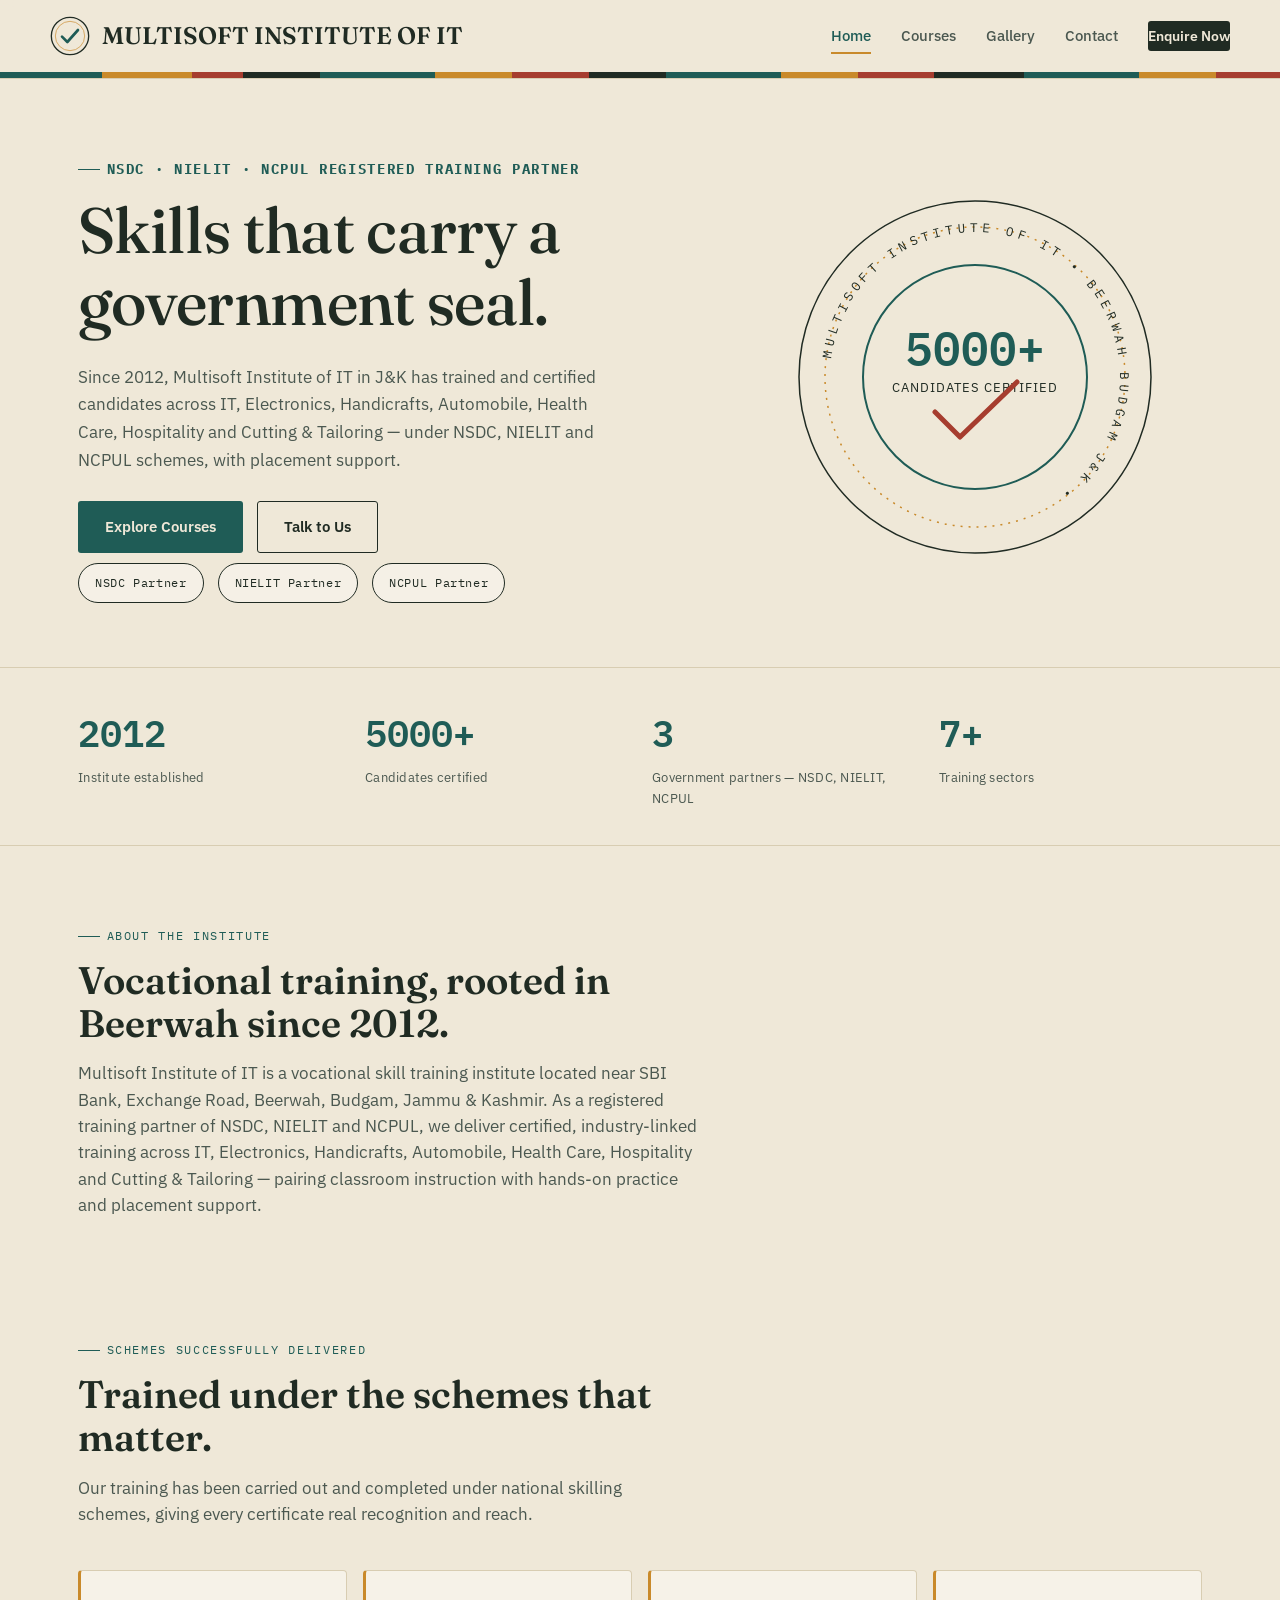
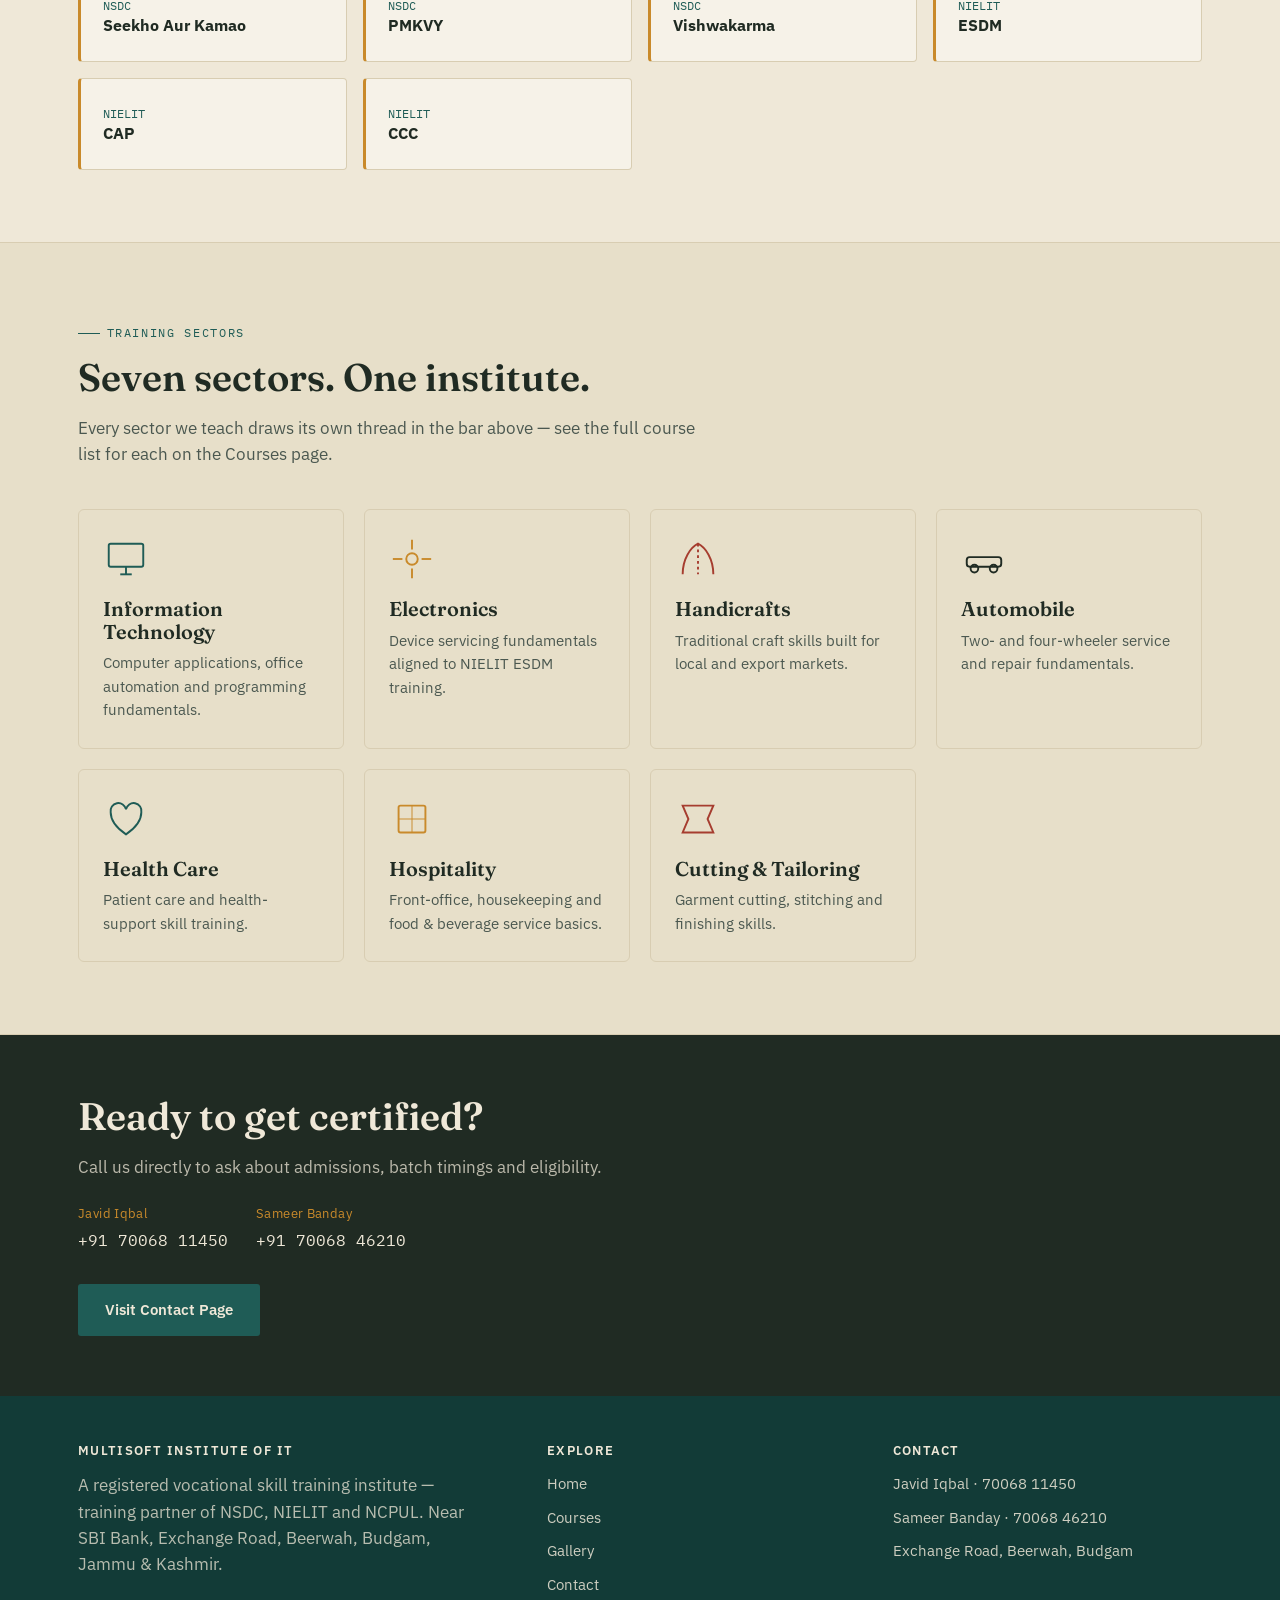
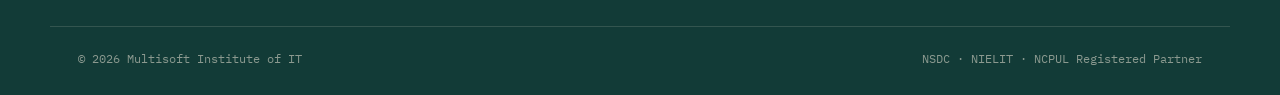
<file: index.html>
<!DOCTYPE html>
<html lang="en">
<head>
<meta charset="UTF-8">
<meta name="viewport" content="width=device-width, initial-scale=1.0">
<title>Multisoft Institute of IT — Vocational Skill Training, Beerwah</title>
<meta name="description" content="Multisoft Institute of IT, Beerwah (Budgam) — NSDC, NIELIT & NCPUL registered vocational training partner since 2012. 5000+ candidates certified across IT, Electronics, Handicrafts, Automobile, Health Care, Hospitality and Cutting & Tailoring.">
<link rel="preconnect" href="https://fonts.googleapis.com">
<link href="https://fonts.googleapis.com/css2?family=Fraunces:wght@400;500;600;700&family=IBM+Plex+Sans:wght@400;500;600;700&family=IBM+Plex+Mono:wght@400;500;600&display=swap" rel="stylesheet">
<style>
/* =========================================================
   MULTISOFT INSTITUTE OF IT — design tokens
   Palette:
     --paper   #EFE8D8  parchment base
     --ink     #202B23  deep pine-black
     --teal    #1F5C56  deep teal (thread / trust)
     --saffron #C98A2B  saffron/mustard (accent, heritage)
     --brick   #A63D2F  brick red (secondary accent, used sparingly)
     --line    #D8CDB2  hairline on paper
   Type:
     Display: 'Fraunces' (characterful serif, used with restraint)
     Body:    'IBM Plex Sans'
     Utility: 'IBM Plex Mono' (numbers, certificate/scheme codes)
   Signature: the woven "thread bar" (five sector-colour stripes)
   standing in for the institute's seal — echoed as a stamp mark.
   ========================================================= */

:root{
  --paper: #EFE8D8;
  --paper-2: #E7DFC9;
  --ink: #202B23;
  --ink-soft: #4B5850;
  --teal: #1F5C56;
  --teal-deep: #123B37;
  --saffron: #C98A2B;
  --brick: #A63D2F;
  --line: #D8CDB2;
  --paper-rgb: 239,232,216;

  --font-display: 'Fraunces', 'Georgia', serif;
  --font-body: 'IBM Plex Sans', 'Segoe UI', sans-serif;
  --font-mono: 'IBM Plex Mono', 'Courier New', monospace;

  --max-w: 1180px;
}

*{ box-sizing: border-box; }
html{ scroll-behavior: smooth; }

body{
  margin: 0;
  background: var(--paper);
  color: var(--ink);
  font-family: var(--font-body);
  font-size: 16.5px;
  line-height: 1.6;
  -webkit-font-smoothing: antialiased;
}

img, svg{ display:block; max-width: 100%; }

a{ color: inherit; text-decoration: none; }

.wrap{
  max-width: var(--max-w);
  margin: 0 auto;
  padding: 0 28px;
}

h1,h2,h3,h4{
  font-family: var(--font-display);
  font-weight: 600;
  color: var(--ink);
  line-height: 1.12;
  margin: 0 0 .4em;
}

h1{ font-size: clamp(2.4rem, 5vw, 4rem); font-weight: 500; letter-spacing: -0.01em; }
h2{ font-size: clamp(1.7rem, 3.2vw, 2.4rem); }
h3{ font-size: 1.25rem; }

p{ margin: 0 0 1em; color: var(--ink-soft); max-width: 62ch; }

.eyebrow{
  font-family: var(--font-mono);
  text-transform: uppercase;
  letter-spacing: .14em;
  font-size: .74rem;
  color: var(--teal);
  display: inline-flex;
  align-items: center;
  gap: .55em;
  margin-bottom: 1.1em;
}
.eyebrow::before{
  content:"";
  width: 22px; height: 1px;
  background: var(--teal);
  display:inline-block;
}

/* ---------- thread bar (signature) ---------- */
.thread-bar{
  height: 6px;
  width: 100%;
  background: repeating-linear-gradient(
    90deg,
    var(--teal) 0 8%,
    var(--saffron) 8% 15%,
    var(--brick) 15% 19%,
    var(--ink) 19% 25%,
    var(--teal) 25% 34%,
    var(--saffron) 34% 40%,
    var(--brick) 40% 46%,
    var(--ink) 46% 52%,
    var(--teal) 52% 61%,
    var(--saffron) 61% 67%,
    var(--brick) 67% 73%,
    var(--ink) 73% 80%,
    var(--teal) 80% 89%,
    var(--saffron) 89% 95%,
    var(--brick) 95% 100%
  );
}

/* ---------- header / nav ---------- */
header.site{
  position: sticky; top: 0; z-index: 50;
  background: rgba(var(--paper-rgb), .92);
  backdrop-filter: blur(6px);
  border-bottom: 1px solid var(--line);
}
.nav-row{
  display:flex; align-items:center; justify-content:space-between;
  padding: 16px 0;
  gap: 20px;
}
.brand{
  display:flex; align-items:center; gap:12px;
  font-family: var(--font-display);
  font-size: 1.18rem;
  font-weight: 600;
  color: var(--ink);
  white-space: nowrap;
}
.brand .mark{ width: 40px; height: 40px; flex: none; }
.brand small{
  display:block;
  font-family: var(--font-mono);
  font-weight: 400;
  font-size: .58rem;
  letter-spacing: .1em;
  color: var(--teal);
  text-transform: uppercase;
}
nav.links{ display:flex; gap: 30px; align-items:center; }
nav.links a{
  font-size: .92rem;
  font-weight: 500;
  color: var(--ink-soft);
  position: relative;
  padding: 4px 0;
}
nav.links a:hover, nav.links a.active{ color: var(--teal); }
nav.links a.active::after{
  content:""; position:absolute; left:0; right:0; bottom:-2px;
  height:2px; background: var(--saffron);
}
.nav-cta{
  background: var(--ink);
  color: var(--paper) !important;
  padding: 9px 18px;
  border-radius: 3px;
  font-size: .86rem !important;
  font-weight: 600 !important;
}
.nav-cta:hover{ background: var(--teal); color: var(--paper) !important; }

.menu-btn{ display:none; background:none; border:none; cursor:pointer; }

@media (max-width: 780px){
  nav.links{
    position: fixed; inset: 64px 0 0 0; background: var(--paper);
    flex-direction: column; align-items: flex-start; padding: 24px 28px;
    gap: 22px; transform: translateY(-110%); transition: transform .3s ease;
    border-top: 1px solid var(--line);
  }
  nav.links.open{ transform: translateY(0); }
  .menu-btn{ display:block; }
}

/* ---------- buttons ---------- */
.btn{
  display:inline-flex; align-items:center; gap:.5em;
  padding: 13px 26px;
  border-radius: 3px;
  font-weight: 600;
  font-size: .92rem;
  border: 1px solid transparent;
  cursor: pointer;
}
.btn-primary{ background: var(--teal); color: var(--paper); }
.btn-primary:hover{ background: var(--teal-deep); }
.btn-outline{ border-color: var(--ink); color: var(--ink); }
.btn-outline:hover{ background: var(--ink); color: var(--paper); }

/* ---------- hero ---------- */
.hero{ padding: 72px 0 64px; position: relative; overflow: hidden; }
.hero-grid{
  display:grid; grid-template-columns: 1.15fr .85fr; gap: 56px; align-items:center;
}
@media (max-width: 900px){ .hero-grid{ grid-template-columns: 1fr; } }

.hero-cta-row{ display:flex; gap: 14px; flex-wrap:wrap; margin-top: 28px; }

.seal{
  width: 100%; max-width: 380px; margin-inline: auto;
}

/* ---------- stat strip ---------- */
.stat-strip{
  border-top: 1px solid var(--line);
  border-bottom: 1px solid var(--line);
  padding: 36px 0;
}
.stat-grid{
  display:grid; grid-template-columns: repeat(4,1fr); gap: 24px;
}
@media (max-width: 780px){ .stat-grid{ grid-template-columns: repeat(2,1fr); } }
.stat{ text-align:left; }
.stat .num{
  font-family: var(--font-mono);
  font-size: clamp(1.6rem,3vw,2.3rem);
  color: var(--teal);
  font-weight: 600;
}
.stat .label{
  font-size: .82rem; color: var(--ink-soft); margin-top: 4px; letter-spacing: .02em;
}

/* ---------- section ---------- */
section{ padding: 72px 0; }
.section-head{ max-width: 640px; margin-bottom: 42px; }

/* ---------- partner badges ---------- */
.partners{
  display:flex; flex-wrap:wrap; gap: 14px; margin-top: 10px;
}
.partner-badge{
  border: 1px solid var(--ink);
  padding: 9px 16px;
  border-radius: 999px;
  font-family: var(--font-mono);
  font-size: .78rem;
  letter-spacing: .05em;
  color: var(--ink);
  background: rgba(255,255,255,.35);
}

/* ---------- scheme chips ---------- */
.scheme-grid{
  display:grid; grid-template-columns: repeat(auto-fit,minmax(220px,1fr));
  gap: 16px;
}
.scheme-card{
  border: 1px solid var(--line);
  background: rgba(255,255,255,.4);
  padding: 20px 22px;
  border-radius: 4px;
  border-left: 3px solid var(--saffron);
}
.scheme-card h4{ margin-bottom: 6px; font-family: var(--font-body); font-size: 1rem; font-weight: 700; }
.scheme-card span{ font-family: var(--font-mono); font-size: .72rem; color: var(--teal); }

/* ---------- sector grid ---------- */
.sector-grid{
  display:grid; grid-template-columns: repeat(auto-fit,minmax(230px,1fr));
  gap: 20px;
}
.sector-card{
  background: var(--paper-2);
  border: 1px solid var(--line);
  border-radius: 6px;
  padding: 26px 24px;
  transition: transform .2s ease, box-shadow .2s ease;
}
.sector-card:hover{ transform: translateY(-4px); box-shadow: 0 10px 26px -12px rgba(32,43,35,.35); }
.sector-card .icon{ width: 46px; height:46px; margin-bottom: 16px; }
.sector-card h3{ margin-bottom: 8px; }
.sector-card p{ font-size: .92rem; margin-bottom: 0; }

/* ---------- CTA band ---------- */
.cta-band{
  background: var(--ink);
  color: var(--paper);
  padding: 60px 0;
}
.cta-band h2{ color: var(--paper); }
.cta-band p{ color: rgba(239,232,216,.75); }
.cta-band .call-list{ display:flex; gap: 28px; flex-wrap:wrap; margin-top: 24px; }
.cta-band .call-item{ font-family: var(--font-mono); font-size: 1rem; }
.cta-band .call-item .who{ display:block; font-family: var(--font-body); font-size:.8rem; color: var(--saffron); margin-bottom: 4px; letter-spacing: .03em; }

/* ---------- footer ---------- */
footer.site{
  background: var(--teal-deep);
  color: rgba(239,232,216,.85);
  padding: 48px 0 26px;
}
footer.site a{ color: rgba(239,232,216,.85); }
footer.site a:hover{ color: var(--saffron); }
.footer-grid{
  display:grid; grid-template-columns: 1.4fr 1fr 1fr; gap: 36px;
  padding-bottom: 30px; border-bottom: 1px solid rgba(239,232,216,.15);
}
@media (max-width: 780px){ .footer-grid{ grid-template-columns: 1fr; } }
footer.site h4{ color: var(--paper); font-family: var(--font-body); font-size: .82rem; text-transform: uppercase; letter-spacing: .1em; margin-bottom: 14px; }
footer.site ul{ list-style:none; padding:0; margin:0; display:flex; flex-direction:column; gap:10px; font-size:.92rem; }
.footer-bottom{
  display:flex; justify-content:space-between; flex-wrap:wrap; gap:10px;
  padding-top: 22px; font-size: .78rem; font-family: var(--font-mono); color: rgba(239,232,216,.55);
}

/* ---------- page header (inner pages) ---------- */
.page-hero{ padding: 56px 0 40px; }
.page-hero .eyebrow{ margin-bottom: .6em; }

/* ---------- courses page ---------- */
.course-block{
  border-top: 1px solid var(--line);
  padding: 42px 0;
  display:grid; grid-template-columns: .8fr 2fr; gap: 40px;
}
@media (max-width: 800px){ .course-block{ grid-template-columns: 1fr; gap: 18px; } }
.course-block:last-child{ border-bottom: 1px solid var(--line); }
.course-block .tag{
  font-family: var(--font-mono); font-size: .72rem; color: var(--teal);
  letter-spacing: .08em; text-transform: uppercase;
}
.course-list{ list-style:none; margin:0; padding:0; display:grid; grid-template-columns: repeat(auto-fit,minmax(180px,1fr)); gap: 10px 20px; }
.course-list li{
  font-size: .92rem; color: var(--ink);
  padding: 10px 0 10px 20px;
  border-bottom: 1px dashed var(--line);
  position: relative;
}
.course-list li::before{
  content:"›"; position:absolute; left:0; color: var(--saffron); font-weight:700;
}

/* ---------- gallery ---------- */
.gallery-grid{
  display:grid; grid-template-columns: repeat(auto-fit,minmax(240px,1fr));
  gap: 22px;
}
.gallery-tile{
  border-radius: 6px;
  overflow: hidden;
  border: 1px solid var(--line);
  background: var(--paper-2);
  aspect-ratio: 4/3;
  position: relative;
  display:flex; align-items:flex-end;
}
.gallery-tile .cap{
  position: relative; z-index:2;
  padding: 16px;
  color: var(--paper);
  font-family: var(--font-mono);
  font-size: .82rem;
  letter-spacing: .03em;
  text-shadow: 0 1px 6px rgba(0,0,0,.4);
}
.gallery-tile svg{ position:absolute; inset:0; width:100%; height:100%; }
.gallery-note{
  border-left: 3px solid var(--saffron);
  background: rgba(255,255,255,.4);
  padding: 16px 20px;
  font-size: .88rem;
  margin-top: 30px;
  max-width: 70ch;
}

/* ---------- contact page ---------- */
.contact-grid{
  display:grid; grid-template-columns: 1fr 1fr; gap: 30px;
}
@media (max-width: 800px){ .contact-grid{ grid-template-columns: 1fr; } }
.contact-card{
  background: var(--paper-2);
  border: 1px solid var(--line);
  border-radius: 6px;
  padding: 30px;
}
.contact-card .role{ font-family: var(--font-mono); font-size: .74rem; color: var(--teal); text-transform:uppercase; letter-spacing: .08em; }
.contact-card .name{ font-family: var(--font-display); font-size: 1.5rem; margin: 6px 0 12px; }
.contact-card .phone{
  display:inline-flex; align-items:center; gap:10px;
  font-family: var(--font-mono); font-size: 1.05rem;
  background: var(--ink); color: var(--paper);
  padding: 12px 18px; border-radius: 3px; margin-top: 6px;
}
.contact-card .phone:hover{ background: var(--teal); }

.map-embed{
  border: 1px solid var(--line); border-radius: 6px; overflow:hidden;
  margin-top: 40px;
}
.map-embed iframe{ width:100%; height:380px; border:0; display:block; }

.address-block{
  display:flex; gap:16px; align-items:flex-start;
  margin-top: 28px;
}
.address-block .icon{ width:34px; height:34px; flex:none; margin-top:2px; }

/* reduced motion */
@media (prefers-reduced-motion: reduce){
  html{ scroll-behavior:auto; }
  *{ transition: none !important; }
}

</style>
</head>
<body>

<header class="site">
  <div class="wrap nav-row">
    <a href="index.html" class="brand">
      <svg class="mark" viewBox="0 0 60 60" xmlns="http://www.w3.org/2000/svg">
        <circle cx="30" cy="30" r="28" fill="none" stroke="#202B23" stroke-width="2"/>
        <circle cx="30" cy="30" r="22" fill="none" stroke="#C98A2B" stroke-width="1"/>
        <path d="M18 31 L26 39 L42 21" fill="none" stroke="#1F5C56" stroke-width="4" stroke-linecap="round" stroke-linejoin="round"/>
      </svg>
    <font size=5> MULTISOFT INSTITUTE OF IT</font>
    </a>
    <button class="menu-btn" aria-label="Toggle menu">
      <svg width="26" height="26" viewBox="0 0 24 24" fill="none" stroke="#202B23" stroke-width="2"><line x1="3" y1="6" x2="21" y2="6"/><line x1="3" y1="12" x2="21" y2="12"/><line x1="3" y1="18" x2="21" y2="18"/></svg>
    </button>
    <nav class="links">
      <a href="index.html" class="active">Home</a>
      <a href="courses.html">Courses</a>
      <a href="gallery.html">Gallery</a>
      <a href="contact.html">Contact</a>
      <a href="contact.html" class="nav-cta">Enquire Now</a>
    </nav>
  </div>
  <div class="thread-bar"></div>
</header>

<main>

  <!-- HERO -->
  <section class="hero">
    <div class="wrap hero-grid">
      <div>
        <div class="eyebrow"><big><b>NSDC · NIELIT · NCPUL Registered Training Partner</big></b></div>
        <h1>Skills that carry&nbsp;a government seal.</h1>
        <p style="font-size:1.08rem; max-width:52ch;">Since 2012, Multisoft Institute of IT in J&K has trained and certified candidates across IT, Electronics, Handicrafts, Automobile, Health Care, Hospitality and Cutting &amp; Tailoring — under NSDC, NIELIT and NCPUL schemes, with placement support.</p>
        <div class="hero-cta-row">
          <a href="courses.html" class="btn btn-primary">Explore Courses</a>
          <a href="contact.html" class="btn btn-outline">Talk to Us</a>
        </div>
        <div class="partners">
          <span class="partner-badge">NSDC Partner</span>
          <span class="partner-badge">NIELIT Partner</span>
          <span class="partner-badge">NCPUL Partner</span>
        </div>
      </div>
      <div>
        <svg class="seal" viewBox="0 0 380 380" xmlns="http://www.w3.org/2000/svg">
          <defs>
            <path id="ringtext" d="M 190,190 m -145,0 a 145,145 0 1,1 290,0 a 145,145 0 1,1 -290,0"/>
          </defs>
          <circle cx="190" cy="190" r="176" fill="none" stroke="#202B23" stroke-width="1.5"/>
          <circle cx="190" cy="190" r="150" fill="none" stroke="#C98A2B" stroke-width="1.5" stroke-dasharray="2 6"/>
          <circle cx="190" cy="190" r="112" fill="#EFE8D8" stroke="#1F5C56" stroke-width="2"/>
          <text font-family="IBM Plex Mono" font-size="12.5" letter-spacing="4" fill="#202B23">
            <textPath href="#ringtext" startOffset="2%">MULTISOFT INSTITUTE OF IT &#8226; BEERWAH BUDGAM J&amp;K &#8226;</textPath>
          </text>
          <text x="190" y="178" text-anchor="middle" font-family="IBM Plex Mono" font-size="46" font-weight="600" fill="#1F5C56">5000+</text>
          <text x="190" y="205" text-anchor="middle" font-family="IBM Plex Sans" font-size="13" letter-spacing="1" fill="#202B23">CANDIDATES CERTIFIED</text>
          <path d="M150 225 L175 250 L232 195" fill="none" stroke="#A63D2F" stroke-width="5" stroke-linecap="round" stroke-linejoin="round"/>
        </svg>
      </div>
    </div>
  </section>

  <!-- STAT STRIP -->
  <div class="stat-strip">
    <div class="wrap stat-grid">
      <div class="stat"><div class="num">2012</div><div class="label">Institute established</div></div>
      <div class="stat"><div class="num">5000+</div><div class="label">Candidates certified</div></div>
      <div class="stat"><div class="num">3</div><div class="label">Government partners — NSDC, NIELIT, NCPUL</div></div>
      <div class="stat"><div class="num">7+</div><div class="label">Training sectors</div></div>
    </div>
  </div>

  <!-- ABOUT -->
  <section>
    <div class="wrap">
      <div class="section-head">
        <div class="eyebrow">About the Institute</div>
        <h2>Vocational training, rooted in Beerwah since 2012.</h2>
        <p>Multisoft Institute of IT is a vocational skill training institute located near SBI Bank, Exchange Road, Beerwah, Budgam, Jammu &amp; Kashmir. As a registered training partner of NSDC, NIELIT and NCPUL, we deliver certified, industry-linked training across IT, Electronics, Handicrafts, Automobile, Health Care, Hospitality and Cutting &amp; Tailoring — pairing classroom instruction with hands-on practice and placement support.</p>
      </div>
    </div>
  </section>

  <!-- SCHEMES -->
  <section style="padding-top:0;">
    <div class="wrap">
      <div class="section-head">
        <div class="eyebrow">Schemes Successfully Delivered</div>
        <h2>Trained under the schemes that matter.</h2>
        <p>Our training has been carried out and completed under national skilling schemes, giving every certificate real recognition and reach.</p>
      </div>
      <div class="scheme-grid">
        <div class="scheme-card"><span>NSDC</span><h4>Seekho Aur Kamao</h4></div>
        <div class="scheme-card"><span>NSDC</span><h4>PMKVY</h4></div>
        <div class="scheme-card"><span>NSDC</span><h4>Vishwakarma</h4></div>
        <div class="scheme-card"><span>NIELIT</span><h4>ESDM</h4></div>
        <div class="scheme-card"><span>NIELIT</span><h4>CAP</h4></div>
        <div class="scheme-card"><span>NIELIT</span><h4>CCC</h4></div>
      </div>
    </div>
  </section>

  <!-- SECTORS -->
  <section style="background:var(--paper-2); border-top:1px solid var(--line); border-bottom:1px solid var(--line);">
    <div class="wrap">
      <div class="section-head">
        <div class="eyebrow">Training Sectors</div>
        <h2>Seven sectors. One institute.</h2>
        <p>Every sector we teach draws its own thread in the bar above — see the full course list for each on the Courses page.</p>
      </div>
      <div class="sector-grid">

        <div class="sector-card">
          <svg class="icon" viewBox="0 0 48 48"><rect x="6" y="8" width="36" height="24" rx="2" fill="none" stroke="#1F5C56" stroke-width="2"/><line x1="18" y1="40" x2="30" y2="40" stroke="#1F5C56" stroke-width="2"/><line x1="24" y1="32" x2="24" y2="40" stroke="#1F5C56" stroke-width="2"/></svg>
          <h3>Information Technology</h3>
          <p>Computer applications, office automation and programming fundamentals.</p>
        </div>

        <div class="sector-card">
          <svg class="icon" viewBox="0 0 48 48"><circle cx="24" cy="24" r="6" fill="none" stroke="#C98A2B" stroke-width="2"/><line x1="24" y1="4" x2="24" y2="14" stroke="#C98A2B" stroke-width="2"/><line x1="24" y1="34" x2="24" y2="44" stroke="#C98A2B" stroke-width="2"/><line x1="4" y1="24" x2="14" y2="24" stroke="#C98A2B" stroke-width="2"/><line x1="34" y1="24" x2="44" y2="24" stroke="#C98A2B" stroke-width="2"/></svg>
          <h3>Electronics</h3>
          <p>Device servicing fundamentals aligned to NIELIT ESDM training.</p>
        </div>

        <div class="sector-card">
          <svg class="icon" viewBox="0 0 48 48"><path d="M8 40 C8 24 16 12 24 8 C32 12 40 24 40 40" fill="none" stroke="#A63D2F" stroke-width="2"/><path d="M24 8 L24 40" stroke="#A63D2F" stroke-width="2" stroke-dasharray="3 3"/></svg>
          <h3>Handicrafts</h3>
          <p>Traditional craft skills built for local and export markets.</p>
        </div>

        <div class="sector-card">
          <svg class="icon" viewBox="0 0 48 48"><rect x="6" y="22" width="36" height="10" rx="3" fill="none" stroke="#202B23" stroke-width="2"/><circle cx="14" cy="34" r="4" fill="none" stroke="#202B23" stroke-width="2"/><circle cx="34" cy="34" r="4" fill="none" stroke="#202B23" stroke-width="2"/></svg>
          <h3>Automobile</h3>
          <p>Two- and four-wheeler service and repair fundamentals.</p>
        </div>

        <div class="sector-card">
          <svg class="icon" viewBox="0 0 48 48"><path d="M24 40 C12 32 8 24 8 17 A8 8 0 0 1 24 14 A8 8 0 0 1 40 17 C40 24 36 32 24 40 Z" fill="none" stroke="#1F5C56" stroke-width="2"/></svg>
          <h3>Health Care</h3>
          <p>Patient care and health-support skill training.</p>
        </div>

        <div class="sector-card">
          <svg class="icon" viewBox="0 0 48 48"><rect x="10" y="10" width="28" height="28" rx="2" fill="none" stroke="#C98A2B" stroke-width="2"/><path d="M10 24 h28 M24 10 v28" stroke="#C98A2B" stroke-width="1"/></svg>
          <h3>Hospitality</h3>
          <p>Front-office, housekeeping and food &amp; beverage service basics.</p>
        </div>

        <div class="sector-card">
          <svg class="icon" viewBox="0 0 48 48"><path d="M8 10 L40 10 L34 24 L40 38 L8 38 L14 24 Z" fill="none" stroke="#A63D2F" stroke-width="2"/></svg>
          <h3>Cutting &amp; Tailoring</h3>
          <p>Garment cutting, stitching and finishing skills.</p>
        </div>

      </div>
    </div>
  </section>

  <!-- CTA BAND -->
  <section class="cta-band" style="padding-top:60px; padding-bottom:60px;">
    <div class="wrap">
      <h2>Ready to get certified?</h2>
      <p>Call us directly to ask about admissions, batch timings and eligibility.</p>
      <div class="call-list">
        <div class="call-item"><span class="who">Javid Iqbal</span><a href="tel:+917006811450">+91 70068 11450</a></div>
        <div class="call-item"><span class="who">Sameer Banday</span><a href="tel:+917006846210">+91 70068 46210</a></div>
      </div>
      <div style="margin-top:30px;"><a href="contact.html" class="btn btn-primary">Visit Contact Page</a></div>
    </div>
  </section>

</main>

<footer class="site">
  <div class="wrap footer-grid">
    <div>
      <h4>Multisoft Institute of IT</h4>
      <p style="color:rgba(239,232,216,.75); max-width:40ch;">A registered vocational skill training institute — training partner of NSDC, NIELIT and NCPUL. Near SBI Bank, Exchange Road, Beerwah, Budgam, Jammu &amp; Kashmir.</p>
    </div>
    <div>
      <h4>Explore</h4>
      <ul>
        <li><a href="index.html">Home</a></li>
        <li><a href="courses.html">Courses</a></li>
        <li><a href="gallery.html">Gallery</a></li>
        <li><a href="contact.html">Contact</a></li>
      </ul>
    </div>
    <div>
      <h4>Contact</h4>
      <ul>
        <li><a href="tel:+917006811450">Javid Iqbal · 70068 11450</a></li>
        <li><a href="tel:+917006846210">Sameer Banday · 70068 46210</a></li>
        <li>Exchange Road, Beerwah, Budgam</li>
      </ul>
    </div>
  </div>
  <div class="wrap footer-bottom">
    <span>&copy; <span id="year"></span> Multisoft Institute of IT</span>
    <span>NSDC &middot; NIELIT &middot; NCPUL Registered Partner</span>
  </div>
</footer>

<script>
document.addEventListener('DOMContentLoaded', function () {
  var btn = document.querySelector('.menu-btn');
  var nav = document.querySelector('nav.links');
  if (btn && nav) {
    btn.addEventListener('click', function () {
      nav.classList.toggle('open');
    });
    nav.querySelectorAll('a').forEach(function (a) {
      a.addEventListener('click', function () { nav.classList.remove('open'); });
    });
  }
  var yearEl = document.getElementById('year');
  if (yearEl) yearEl.textContent = new Date().getFullYear();
});

</script>
</body>
</html>
</file>
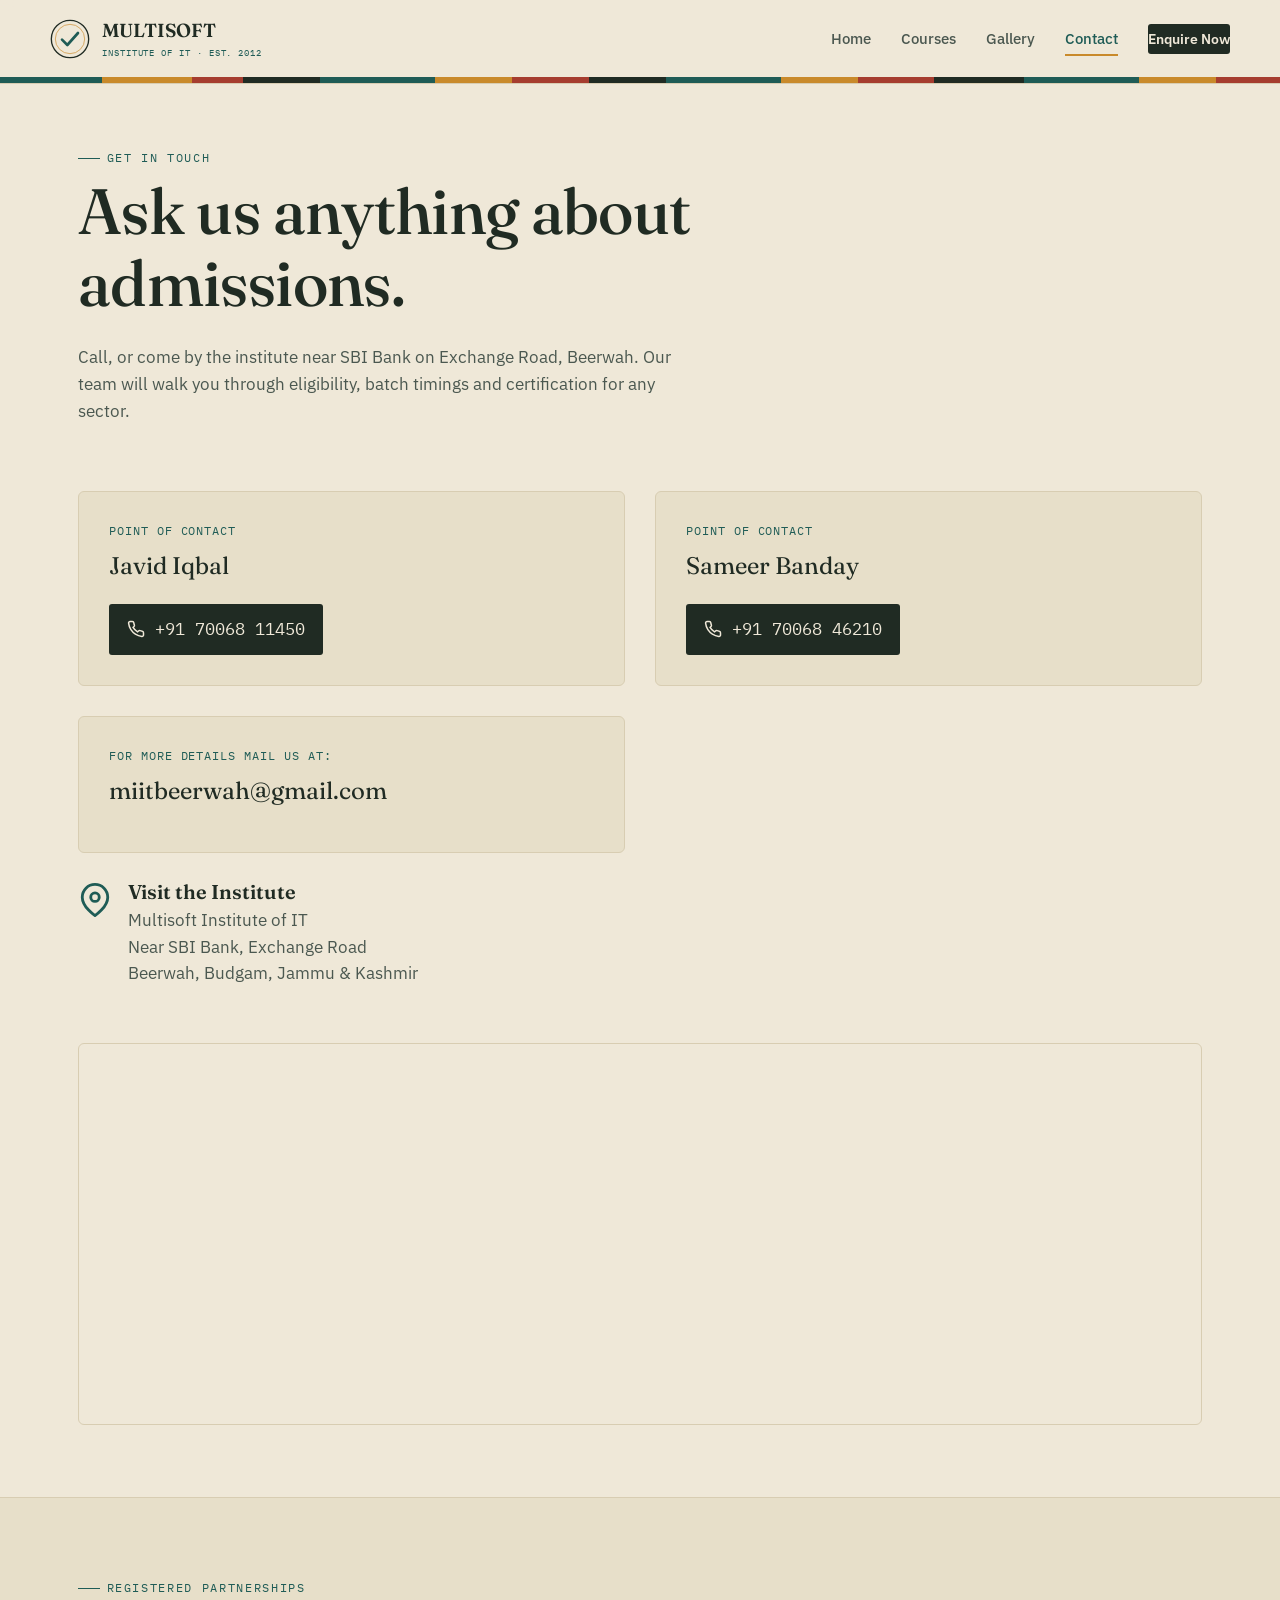
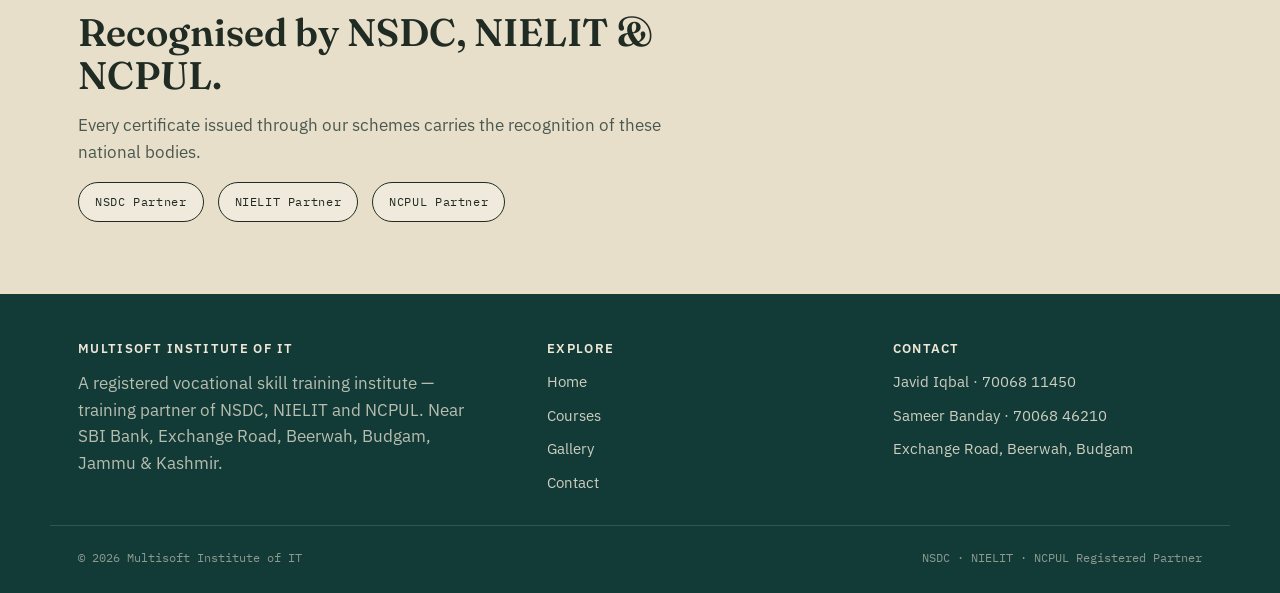
<file: contact.html>
<!DOCTYPE html>
<html lang="en">
<head>
<meta charset="UTF-8">
<meta name="viewport" content="width=device-width, initial-scale=1.0">
<title>Contact — Multisoft Institute of IT</title>
<meta name="description" content="Contact Multisoft Institute of IT, Beerwah, Budgam — Javid Iqbal (70068 11450) and Sameer Banday (70068 46210). Near SBI Bank, Exchange Road, Beerwah, Budgam, Jammu & Kashmir.">
<link rel="preconnect" href="https://fonts.googleapis.com">
<link href="https://fonts.googleapis.com/css2?family=Fraunces:wght@400;500;600;700&family=IBM+Plex+Sans:wght@400;500;600;700&family=IBM+Plex+Mono:wght@400;500;600&display=swap" rel="stylesheet">
<style>
/* =========================================================
   MULTISOFT INSTITUTE OF IT — design tokens
   Palette:
     --paper   #EFE8D8  parchment base
     --ink     #202B23  deep pine-black
     --teal    #1F5C56  deep teal (thread / trust)
     --saffron #C98A2B  saffron/mustard (accent, heritage)
     --brick   #A63D2F  brick red (secondary accent, used sparingly)
     --line    #D8CDB2  hairline on paper
   Type:
     Display: 'Fraunces' (characterful serif, used with restraint)
     Body:    'IBM Plex Sans'
     Utility: 'IBM Plex Mono' (numbers, certificate/scheme codes)
   Signature: the woven "thread bar" (five sector-colour stripes)
   standing in for the institute's seal — echoed as a stamp mark.
   ========================================================= */

:root{
  --paper: #EFE8D8;
  --paper-2: #E7DFC9;
  --ink: #202B23;
  --ink-soft: #4B5850;
  --teal: #1F5C56;
  --teal-deep: #123B37;
  --saffron: #C98A2B;
  --brick: #A63D2F;
  --line: #D8CDB2;
  --paper-rgb: 239,232,216;

  --font-display: 'Fraunces', 'Georgia', serif;
  --font-body: 'IBM Plex Sans', 'Segoe UI', sans-serif;
  --font-mono: 'IBM Plex Mono', 'Courier New', monospace;

  --max-w: 1180px;
}

*{ box-sizing: border-box; }
html{ scroll-behavior: smooth; }

body{
  margin: 0;
  background: var(--paper);
  color: var(--ink);
  font-family: var(--font-body);
  font-size: 16.5px;
  line-height: 1.6;
  -webkit-font-smoothing: antialiased;
}

img, svg{ display:block; max-width: 100%; }

a{ color: inherit; text-decoration: none; }

.wrap{
  max-width: var(--max-w);
  margin: 0 auto;
  padding: 0 28px;
}

h1,h2,h3,h4{
  font-family: var(--font-display);
  font-weight: 600;
  color: var(--ink);
  line-height: 1.12;
  margin: 0 0 .4em;
}

h1{ font-size: clamp(2.4rem, 5vw, 4rem); font-weight: 500; letter-spacing: -0.01em; }
h2{ font-size: clamp(1.7rem, 3.2vw, 2.4rem); }
h3{ font-size: 1.25rem; }

p{ margin: 0 0 1em; color: var(--ink-soft); max-width: 62ch; }

.eyebrow{
  font-family: var(--font-mono);
  text-transform: uppercase;
  letter-spacing: .14em;
  font-size: .74rem;
  color: var(--teal);
  display: inline-flex;
  align-items: center;
  gap: .55em;
  margin-bottom: 1.1em;
}
.eyebrow::before{
  content:"";
  width: 22px; height: 1px;
  background: var(--teal);
  display:inline-block;
}

/* ---------- thread bar (signature) ---------- */
.thread-bar{
  height: 6px;
  width: 100%;
  background: repeating-linear-gradient(
    90deg,
    var(--teal) 0 8%,
    var(--saffron) 8% 15%,
    var(--brick) 15% 19%,
    var(--ink) 19% 25%,
    var(--teal) 25% 34%,
    var(--saffron) 34% 40%,
    var(--brick) 40% 46%,
    var(--ink) 46% 52%,
    var(--teal) 52% 61%,
    var(--saffron) 61% 67%,
    var(--brick) 67% 73%,
    var(--ink) 73% 80%,
    var(--teal) 80% 89%,
    var(--saffron) 89% 95%,
    var(--brick) 95% 100%
  );
}

/* ---------- header / nav ---------- */
header.site{
  position: sticky; top: 0; z-index: 50;
  background: rgba(var(--paper-rgb), .92);
  backdrop-filter: blur(6px);
  border-bottom: 1px solid var(--line);
}
.nav-row{
  display:flex; align-items:center; justify-content:space-between;
  padding: 16px 0;
  gap: 20px;
}
.brand{
  display:flex; align-items:center; gap:12px;
  font-family: var(--font-display);
  font-size: 1.18rem;
  font-weight: 600;
  color: var(--ink);
  white-space: nowrap;
}
.brand .mark{ width: 40px; height: 40px; flex: none; }
.brand small{
  display:block;
  font-family: var(--font-mono);
  font-weight: 400;
  font-size: .58rem;
  letter-spacing: .1em;
  color: var(--teal);
  text-transform: uppercase;
}
nav.links{ display:flex; gap: 30px; align-items:center; }
nav.links a{
  font-size: .92rem;
  font-weight: 500;
  color: var(--ink-soft);
  position: relative;
  padding: 4px 0;
}
nav.links a:hover, nav.links a.active{ color: var(--teal); }
nav.links a.active::after{
  content:""; position:absolute; left:0; right:0; bottom:-2px;
  height:2px; background: var(--saffron);
}
.nav-cta{
  background: var(--ink);
  color: var(--paper) !important;
  padding: 9px 18px;
  border-radius: 3px;
  font-size: .86rem !important;
  font-weight: 600 !important;
}
.nav-cta:hover{ background: var(--teal); color: var(--paper) !important; }

.menu-btn{ display:none; background:none; border:none; cursor:pointer; }

@media (max-width: 780px){
  nav.links{
    position: fixed; inset: 64px 0 0 0; background: var(--paper);
    flex-direction: column; align-items: flex-start; padding: 24px 28px;
    gap: 22px; transform: translateY(-110%); transition: transform .3s ease;
    border-top: 1px solid var(--line);
  }
  nav.links.open{ transform: translateY(0); }
  .menu-btn{ display:block; }
}

/* ---------- buttons ---------- */
.btn{
  display:inline-flex; align-items:center; gap:.5em;
  padding: 13px 26px;
  border-radius: 3px;
  font-weight: 600;
  font-size: .92rem;
  border: 1px solid transparent;
  cursor: pointer;
}
.btn-primary{ background: var(--teal); color: var(--paper); }
.btn-primary:hover{ background: var(--teal-deep); }
.btn-outline{ border-color: var(--ink); color: var(--ink); }
.btn-outline:hover{ background: var(--ink); color: var(--paper); }

/* ---------- hero ---------- */
.hero{ padding: 72px 0 64px; position: relative; overflow: hidden; }
.hero-grid{
  display:grid; grid-template-columns: 1.15fr .85fr; gap: 56px; align-items:center;
}
@media (max-width: 900px){ .hero-grid{ grid-template-columns: 1fr; } }

.hero-cta-row{ display:flex; gap: 14px; flex-wrap:wrap; margin-top: 28px; }

.seal{
  width: 100%; max-width: 380px; margin-inline: auto;
}

/* ---------- stat strip ---------- */
.stat-strip{
  border-top: 1px solid var(--line);
  border-bottom: 1px solid var(--line);
  padding: 36px 0;
}
.stat-grid{
  display:grid; grid-template-columns: repeat(4,1fr); gap: 24px;
}
@media (max-width: 780px){ .stat-grid{ grid-template-columns: repeat(2,1fr); } }
.stat{ text-align:left; }
.stat .num{
  font-family: var(--font-mono);
  font-size: clamp(1.6rem,3vw,2.3rem);
  color: var(--teal);
  font-weight: 600;
}
.stat .label{
  font-size: .82rem; color: var(--ink-soft); margin-top: 4px; letter-spacing: .02em;
}

/* ---------- section ---------- */
section{ padding: 72px 0; }
.section-head{ max-width: 640px; margin-bottom: 42px; }

/* ---------- partner badges ---------- */
.partners{
  display:flex; flex-wrap:wrap; gap: 14px; margin-top: 10px;
}
.partner-badge{
  border: 1px solid var(--ink);
  padding: 9px 16px;
  border-radius: 999px;
  font-family: var(--font-mono);
  font-size: .78rem;
  letter-spacing: .05em;
  color: var(--ink);
  background: rgba(255,255,255,.35);
}

/* ---------- scheme chips ---------- */
.scheme-grid{
  display:grid; grid-template-columns: repeat(auto-fit,minmax(220px,1fr));
  gap: 16px;
}
.scheme-card{
  border: 1px solid var(--line);
  background: rgba(255,255,255,.4);
  padding: 20px 22px;
  border-radius: 4px;
  border-left: 3px solid var(--saffron);
}
.scheme-card h4{ margin-bottom: 6px; font-family: var(--font-body); font-size: 1rem; font-weight: 700; }
.scheme-card span{ font-family: var(--font-mono); font-size: .72rem; color: var(--teal); }

/* ---------- sector grid ---------- */
.sector-grid{
  display:grid; grid-template-columns: repeat(auto-fit,minmax(230px,1fr));
  gap: 20px;
}
.sector-card{
  background: var(--paper-2);
  border: 1px solid var(--line);
  border-radius: 6px;
  padding: 26px 24px;
  transition: transform .2s ease, box-shadow .2s ease;
}
.sector-card:hover{ transform: translateY(-4px); box-shadow: 0 10px 26px -12px rgba(32,43,35,.35); }
.sector-card .icon{ width: 46px; height:46px; margin-bottom: 16px; }
.sector-card h3{ margin-bottom: 8px; }
.sector-card p{ font-size: .92rem; margin-bottom: 0; }

/* ---------- CTA band ---------- */
.cta-band{
  background: var(--ink);
  color: var(--paper);
  padding: 60px 0;
}
.cta-band h2{ color: var(--paper); }
.cta-band p{ color: rgba(239,232,216,.75); }
.cta-band .call-list{ display:flex; gap: 28px; flex-wrap:wrap; margin-top: 24px; }
.cta-band .call-item{ font-family: var(--font-mono); font-size: 1rem; }
.cta-band .call-item .who{ display:block; font-family: var(--font-body); font-size:.8rem; color: var(--saffron); margin-bottom: 4px; letter-spacing: .03em; }

/* ---------- footer ---------- */
footer.site{
  background: var(--teal-deep);
  color: rgba(239,232,216,.85);
  padding: 48px 0 26px;
}
footer.site a{ color: rgba(239,232,216,.85); }
footer.site a:hover{ color: var(--saffron); }
.footer-grid{
  display:grid; grid-template-columns: 1.4fr 1fr 1fr; gap: 36px;
  padding-bottom: 30px; border-bottom: 1px solid rgba(239,232,216,.15);
}
@media (max-width: 780px){ .footer-grid{ grid-template-columns: 1fr; } }
footer.site h4{ color: var(--paper); font-family: var(--font-body); font-size: .82rem; text-transform: uppercase; letter-spacing: .1em; margin-bottom: 14px; }
footer.site ul{ list-style:none; padding:0; margin:0; display:flex; flex-direction:column; gap:10px; font-size:.92rem; }
.footer-bottom{
  display:flex; justify-content:space-between; flex-wrap:wrap; gap:10px;
  padding-top: 22px; font-size: .78rem; font-family: var(--font-mono); color: rgba(239,232,216,.55);
}

/* ---------- page header (inner pages) ---------- */
.page-hero{ padding: 56px 0 40px; }
.page-hero .eyebrow{ margin-bottom: .6em; }

/* ---------- courses page ---------- */
.course-block{
  border-top: 1px solid var(--line);
  padding: 42px 0;
  display:grid; grid-template-columns: .8fr 2fr; gap: 40px;
}
@media (max-width: 800px){ .course-block{ grid-template-columns: 1fr; gap: 18px; } }
.course-block:last-child{ border-bottom: 1px solid var(--line); }
.course-block .tag{
  font-family: var(--font-mono); font-size: .72rem; color: var(--teal);
  letter-spacing: .08em; text-transform: uppercase;
}
.course-list{ list-style:none; margin:0; padding:0; display:grid; grid-template-columns: repeat(auto-fit,minmax(180px,1fr)); gap: 10px 20px; }
.course-list li{
  font-size: .92rem; color: var(--ink);
  padding: 10px 0 10px 20px;
  border-bottom: 1px dashed var(--line);
  position: relative;
}
.course-list li::before{
  content:"›"; position:absolute; left:0; color: var(--saffron); font-weight:700;
}

/* ---------- gallery ---------- */
.gallery-grid{
  display:grid; grid-template-columns: repeat(auto-fit,minmax(240px,1fr));
  gap: 22px;
}
.gallery-tile{
  border-radius: 6px;
  overflow: hidden;
  border: 1px solid var(--line);
  background: var(--paper-2);
  aspect-ratio: 4/3;
  position: relative;
  display:flex; align-items:flex-end;
}
.gallery-tile .cap{
  position: relative; z-index:2;
  padding: 16px;
  color: var(--paper);
  font-family: var(--font-mono);
  font-size: .82rem;
  letter-spacing: .03em;
  text-shadow: 0 1px 6px rgba(0,0,0,.4);
}
.gallery-tile svg{ position:absolute; inset:0; width:100%; height:100%; }
.gallery-note{
  border-left: 3px solid var(--saffron);
  background: rgba(255,255,255,.4);
  padding: 16px 20px;
  font-size: .88rem;
  margin-top: 30px;
  max-width: 70ch;
}

/* ---------- contact page ---------- */
.contact-grid{
  display:grid; grid-template-columns: 1fr 1fr; gap: 30px;
}
@media (max-width: 800px){ .contact-grid{ grid-template-columns: 1fr; } }
.contact-card{
  background: var(--paper-2);
  border: 1px solid var(--line);
  border-radius: 6px;
  padding: 30px;
}
.contact-card .role{ font-family: var(--font-mono); font-size: .74rem; color: var(--teal); text-transform:uppercase; letter-spacing: .08em; }
.contact-card .name{ font-family: var(--font-display); font-size: 1.5rem; margin: 6px 0 12px; }
.contact-card .phone{
  display:inline-flex; align-items:center; gap:10px;
  font-family: var(--font-mono); font-size: 1.05rem;
  background: var(--ink); color: var(--paper);
  padding: 12px 18px; border-radius: 3px; margin-top: 6px;
}
.contact-card .phone:hover{ background: var(--teal); }

.map-embed{
  border: 1px solid var(--line); border-radius: 6px; overflow:hidden;
  margin-top: 40px;
}
.map-embed iframe{ width:100%; height:380px; border:0; display:block; }

.address-block{
  display:flex; gap:16px; align-items:flex-start;
  margin-top: 28px;
}
.address-block .icon{ width:34px; height:34px; flex:none; margin-top:2px; }

/* reduced motion */
@media (prefers-reduced-motion: reduce){
  html{ scroll-behavior:auto; }
  *{ transition: none !important; }
}

</style>
</head>
<body>

<header class="site">
  <div class="wrap nav-row">
    <a href="index.html" class="brand">
      <svg class="mark" viewBox="0 0 60 60" xmlns="http://www.w3.org/2000/svg">
        <circle cx="30" cy="30" r="28" fill="none" stroke="#202B23" stroke-width="2"/>
        <circle cx="30" cy="30" r="22" fill="none" stroke="#C98A2B" stroke-width="1"/>
        <path d="M18 31 L26 39 L42 21" fill="none" stroke="#1F5C56" stroke-width="4" stroke-linecap="round" stroke-linejoin="round"/>
      </svg>
      <span>MULTISOFT<br><small>Institute of IT · Est. 2012</small></span>
    </a>
    <button class="menu-btn" aria-label="Toggle menu">
      <svg width="26" height="26" viewBox="0 0 24 24" fill="none" stroke="#202B23" stroke-width="2"><line x1="3" y1="6" x2="21" y2="6"/><line x1="3" y1="12" x2="21" y2="12"/><line x1="3" y1="18" x2="21" y2="18"/></svg>
    </button>
    <nav class="links">
      <a href="index.html">Home</a>
      <a href="courses.html">Courses</a>
      <a href="gallery.html">Gallery</a>
      <a href="contact.html" class="active">Contact</a>
      <a href="contact.html" class="nav-cta">Enquire Now</a>
    </nav>
  </div>
  <div class="thread-bar"></div>
</header>

<main>
  <section class="page-hero">
    <div class="wrap">
      <div class="eyebrow">Get in Touch</div>
      <h1 style="max-width:16ch;">Ask us anything about admissions.</h1>
      <p style="font-size:1.05rem;">Call, or come by the institute near SBI Bank on Exchange Road, Beerwah. Our team will walk you through eligibility, batch timings and certification for any sector.</p>
    </div>
  </section>

  <section style="padding-top:10px;">
    <div class="wrap">
      <div class="contact-grid">

        <div class="contact-card">
          <div class="role">Point of Contact</div>
          <div class="name">Javid Iqbal</div>
          <a class="phone" href="tel:+917006811450">
            <svg width="18" height="18" viewBox="0 0 24 24" fill="none" stroke="#EFE8D8" stroke-width="2"><path d="M22 16.92v3a2 2 0 0 1-2.18 2 19.79 19.79 0 0 1-8.63-3.07 19.5 19.5 0 0 1-6-6 19.79 19.79 0 0 1-3.07-8.67A2 2 0 0 1 4.11 2h3a2 2 0 0 1 2 1.72c.127.96.361 1.903.7 2.81a2 2 0 0 1-.45 2.11L8.09 9.91a16 16 0 0 0 6 6l1.27-1.27a2 2 0 0 1 2.11-.45c.907.339 1.85.573 2.81.7A2 2 0 0 1 22 16.92z"/></svg>
            +91 70068 11450
          </a>
        </div>

        <div class="contact-card">
          <div class="role">Point of Contact</div>
          <div class="name">Sameer Banday</div>
          <a class="phone" href="tel:+917006846210">
            <svg width="18" height="18" viewBox="0 0 24 24" fill="none" stroke="#EFE8D8" stroke-width="2"><path d="M22 16.92v3a2 2 0 0 1-2.18 2 19.79 19.79 0 0 1-8.63-3.07 19.5 19.5 0 0 1-6-6 19.79 19.79 0 0 1-3.07-8.67A2 2 0 0 1 4.11 2h3a2 2 0 0 1 2 1.72c.127.96.361 1.903.7 2.81a2 2 0 0 1-.45 2.11L8.09 9.91a16 16 0 0 0 6 6l1.27-1.27a2 2 0 0 1 2.11-.45c.907.339 1.85.573 2.81.7A2 2 0 0 1 22 16.92z"/></svg>
            +91 70068 46210
          </a>
        </div>



    <div class="contact-card">
          <div class="role">for more details mail us at:</div>
          <div class="name">miitbeerwah@gmail.com</div>
         
          </a>
        </div>







      </div>

      <div class="address-block">
        <svg class="icon" viewBox="0 0 24 24" fill="none" stroke="#1F5C56" stroke-width="2"><path d="M21 10c0 7-9 13-9 13s-9-6-9-13a9 9 0 0 1 18 0z"/><circle cx="12" cy="10" r="3"/></svg>
        <div>
          <h3 style="margin-bottom:4px;">Visit the Institute</h3>
          <p>Multisoft Institute of IT<br>Near SBI Bank, Exchange Road<br>Beerwah, Budgam, Jammu &amp; Kashmir</p>
        </div>
      </div>

      <div class="map-embed">
        <iframe
          loading="lazy"
          referrerpolicy="no-referrer-when-downgrade"
          src="https://maps.google.com/maps?q=SBI%20Bank%2C%20Exchange%20Road%2C%20Beerwah%2C%20Budgam%2C%20Jammu%20and%20Kashmir&t=&z=15&ie=UTF8&iwloc=&output=embed">
        </iframe>
      </div>

    </div>
  </section>

  <section style="background:var(--paper-2); border-top:1px solid var(--line);">
    <div class="wrap">
      <div class="section-head" style="margin-bottom:0;">
        <div class="eyebrow">Registered Partnerships</div>
        <h2>Recognised by NSDC, NIELIT &amp; NCPUL.</h2>
        <p>Every certificate issued through our schemes carries the recognition of these national bodies.</p>
        <div class="partners">
          <span class="partner-badge">NSDC Partner</span>
          <span class="partner-badge">NIELIT Partner</span>
          <span class="partner-badge">NCPUL Partner</span>
        </div>
      </div>
    </div>
  </section>
</main>

<footer class="site">
  <div class="wrap footer-grid">
    <div>
      <h4>Multisoft Institute of IT</h4>
      <p style="color:rgba(239,232,216,.75); max-width:40ch;">A registered vocational skill training institute — training partner of NSDC, NIELIT and NCPUL. Near SBI Bank, Exchange Road, Beerwah, Budgam, Jammu &amp; Kashmir.</p>
    </div>
    <div>
      <h4>Explore</h4>
      <ul>
        <li><a href="index.html">Home</a></li>
        <li><a href="courses.html">Courses</a></li>
        <li><a href="gallery.html">Gallery</a></li>
        <li><a href="contact.html">Contact</a></li>
      </ul>
    </div>
    <div>
      <h4>Contact</h4>
      <ul>
        <li><a href="tel:+917006811450">Javid Iqbal · 70068 11450</a></li>
        <li><a href="tel:+917006846210">Sameer Banday · 70068 46210</a></li>
        <li>Exchange Road, Beerwah, Budgam</li>
      </ul>
    </div>
  </div>
  <div class="wrap footer-bottom">
    <span>&copy; <span id="year"></span> Multisoft Institute of IT</span>
    <span>NSDC &middot; NIELIT &middot; NCPUL Registered Partner</span>
  </div>
</footer>

<script>
document.addEventListener('DOMContentLoaded', function () {
  var btn = document.querySelector('.menu-btn');
  var nav = document.querySelector('nav.links');
  if (btn && nav) {
    btn.addEventListener('click', function () {
      nav.classList.toggle('open');
    });
    nav.querySelectorAll('a').forEach(function (a) {
      a.addEventListener('click', function () { nav.classList.remove('open'); });
    });
  }
  var yearEl = document.getElementById('year');
  if (yearEl) yearEl.textContent = new Date().getFullYear();
});

</script>
</body>
</html>
</file>
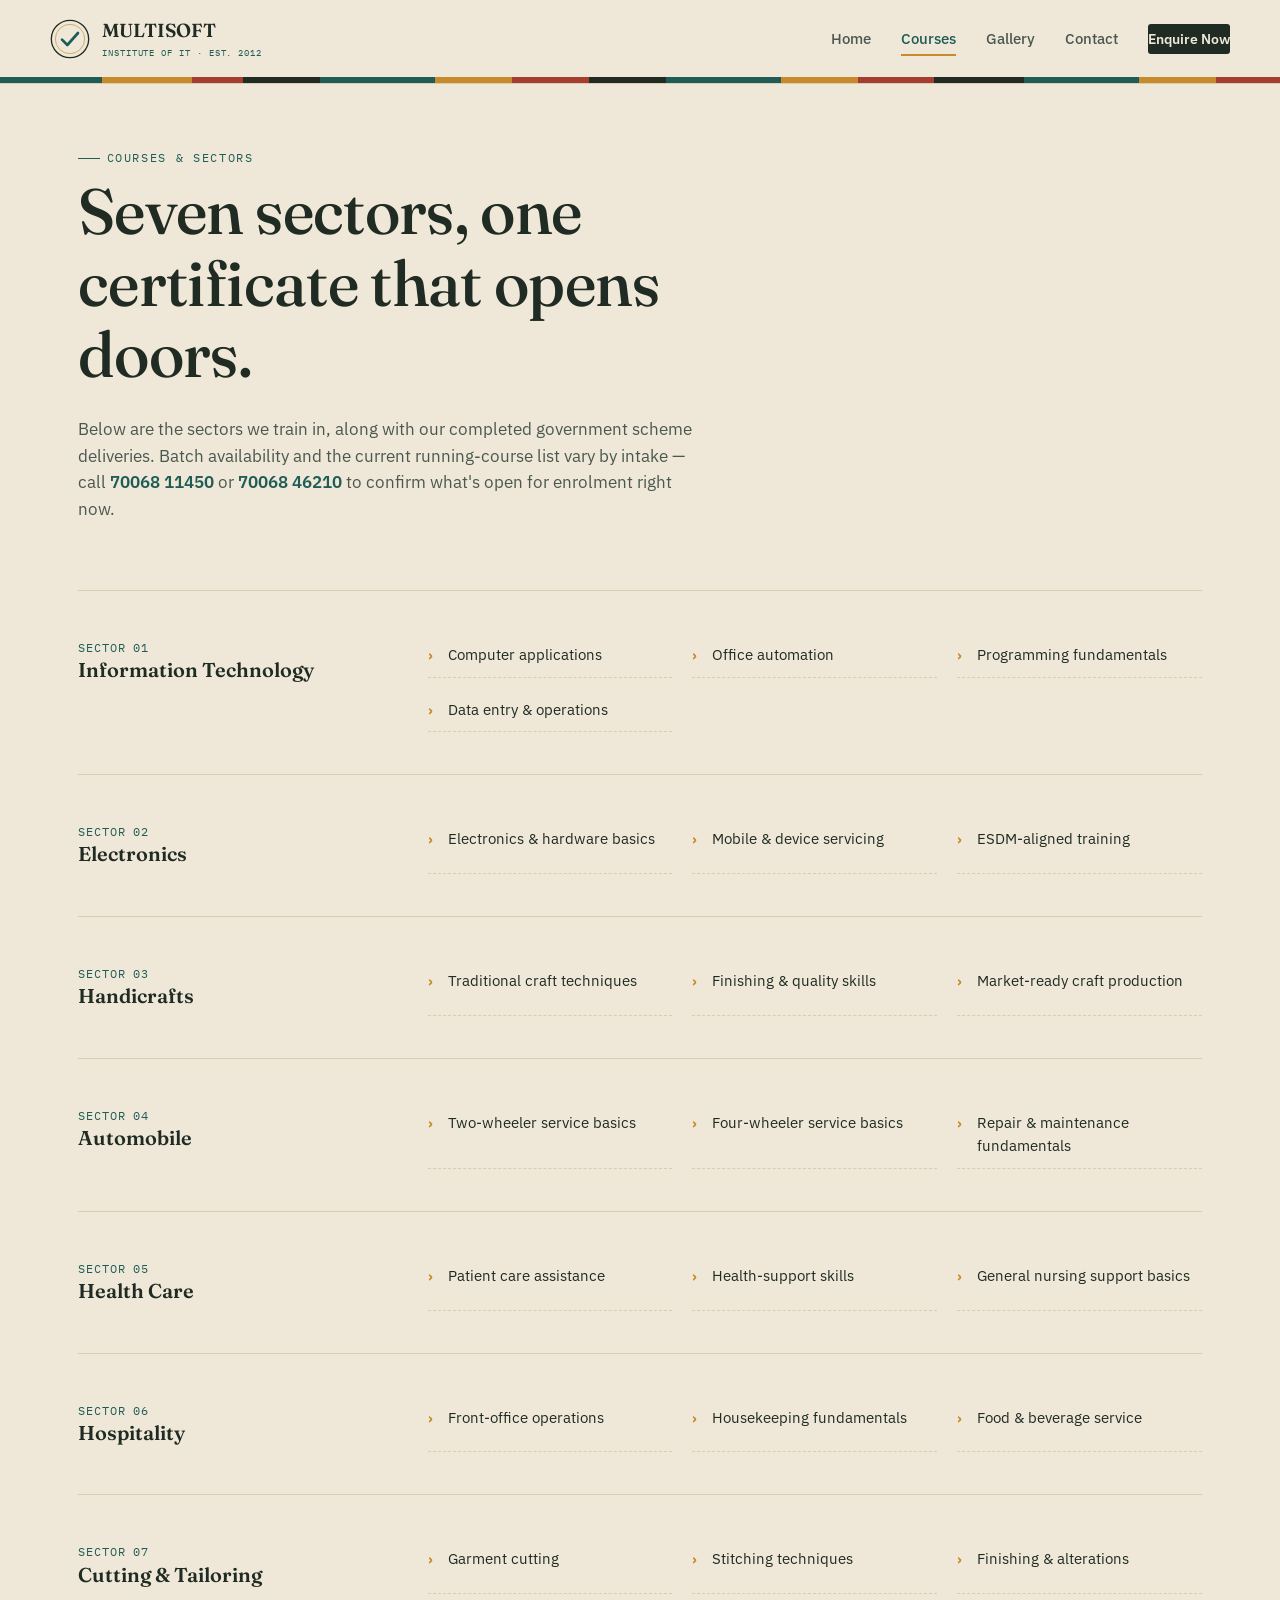
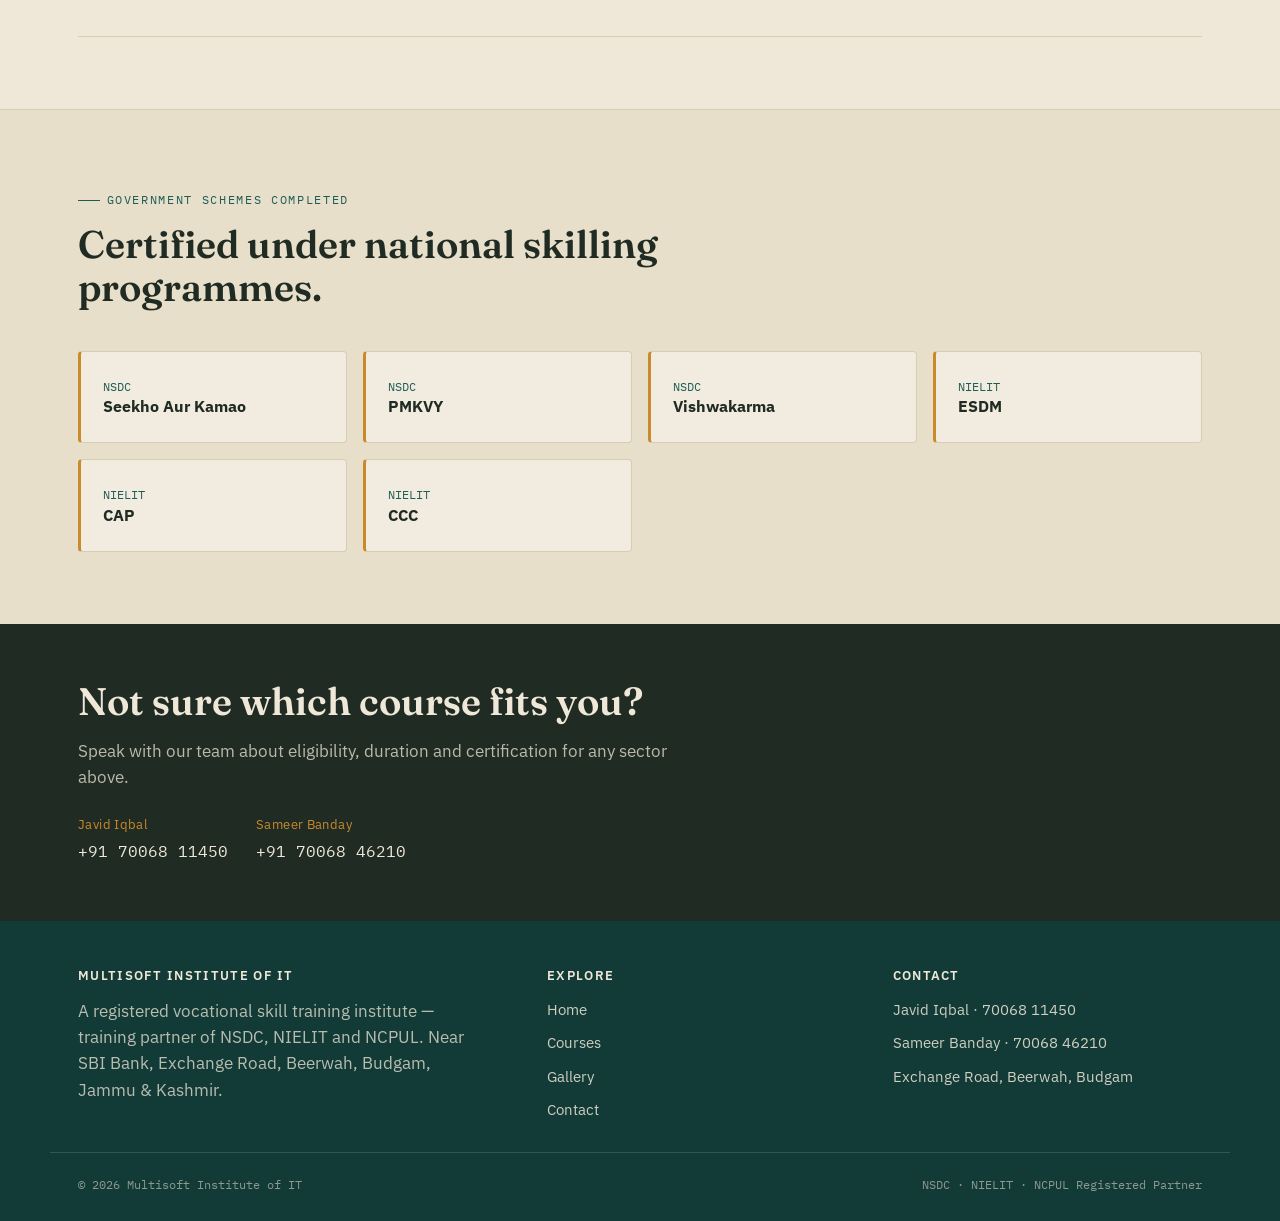
<file: courses.html>
<!DOCTYPE html>
<html lang="en">
<head>
<meta charset="UTF-8">
<meta name="viewport" content="width=device-width, initial-scale=1.0">
<title>Courses — Multisoft Institute of IT</title>
<meta name="description" content="Vocational courses at Multisoft Institute of IT, Beerwah — IT, Electronics, Handicrafts, Automobile, Health Care, Hospitality and Cutting & Tailoring, under NSDC, NIELIT and NCPUL schemes.">
<link rel="preconnect" href="https://fonts.googleapis.com">
<link href="https://fonts.googleapis.com/css2?family=Fraunces:wght@400;500;600;700&family=IBM+Plex+Sans:wght@400;500;600;700&family=IBM+Plex+Mono:wght@400;500;600&display=swap" rel="stylesheet">
<style>
/* =========================================================
   MULTISOFT INSTITUTE OF IT — design tokens
   Palette:
     --paper   #EFE8D8  parchment base
     --ink     #202B23  deep pine-black
     --teal    #1F5C56  deep teal (thread / trust)
     --saffron #C98A2B  saffron/mustard (accent, heritage)
     --brick   #A63D2F  brick red (secondary accent, used sparingly)
     --line    #D8CDB2  hairline on paper
   Type:
     Display: 'Fraunces' (characterful serif, used with restraint)
     Body:    'IBM Plex Sans'
     Utility: 'IBM Plex Mono' (numbers, certificate/scheme codes)
   Signature: the woven "thread bar" (five sector-colour stripes)
   standing in for the institute's seal — echoed as a stamp mark.
   ========================================================= */

:root{
  --paper: #EFE8D8;
  --paper-2: #E7DFC9;
  --ink: #202B23;
  --ink-soft: #4B5850;
  --teal: #1F5C56;
  --teal-deep: #123B37;
  --saffron: #C98A2B;
  --brick: #A63D2F;
  --line: #D8CDB2;
  --paper-rgb: 239,232,216;

  --font-display: 'Fraunces', 'Georgia', serif;
  --font-body: 'IBM Plex Sans', 'Segoe UI', sans-serif;
  --font-mono: 'IBM Plex Mono', 'Courier New', monospace;

  --max-w: 1180px;
}

*{ box-sizing: border-box; }
html{ scroll-behavior: smooth; }

body{
  margin: 0;
  background: var(--paper);
  color: var(--ink);
  font-family: var(--font-body);
  font-size: 16.5px;
  line-height: 1.6;
  -webkit-font-smoothing: antialiased;
}

img, svg{ display:block; max-width: 100%; }

a{ color: inherit; text-decoration: none; }

.wrap{
  max-width: var(--max-w);
  margin: 0 auto;
  padding: 0 28px;
}

h1,h2,h3,h4{
  font-family: var(--font-display);
  font-weight: 600;
  color: var(--ink);
  line-height: 1.12;
  margin: 0 0 .4em;
}

h1{ font-size: clamp(2.4rem, 5vw, 4rem); font-weight: 500; letter-spacing: -0.01em; }
h2{ font-size: clamp(1.7rem, 3.2vw, 2.4rem); }
h3{ font-size: 1.25rem; }

p{ margin: 0 0 1em; color: var(--ink-soft); max-width: 62ch; }

.eyebrow{
  font-family: var(--font-mono);
  text-transform: uppercase;
  letter-spacing: .14em;
  font-size: .74rem;
  color: var(--teal);
  display: inline-flex;
  align-items: center;
  gap: .55em;
  margin-bottom: 1.1em;
}
.eyebrow::before{
  content:"";
  width: 22px; height: 1px;
  background: var(--teal);
  display:inline-block;
}

/* ---------- thread bar (signature) ---------- */
.thread-bar{
  height: 6px;
  width: 100%;
  background: repeating-linear-gradient(
    90deg,
    var(--teal) 0 8%,
    var(--saffron) 8% 15%,
    var(--brick) 15% 19%,
    var(--ink) 19% 25%,
    var(--teal) 25% 34%,
    var(--saffron) 34% 40%,
    var(--brick) 40% 46%,
    var(--ink) 46% 52%,
    var(--teal) 52% 61%,
    var(--saffron) 61% 67%,
    var(--brick) 67% 73%,
    var(--ink) 73% 80%,
    var(--teal) 80% 89%,
    var(--saffron) 89% 95%,
    var(--brick) 95% 100%
  );
}

/* ---------- header / nav ---------- */
header.site{
  position: sticky; top: 0; z-index: 50;
  background: rgba(var(--paper-rgb), .92);
  backdrop-filter: blur(6px);
  border-bottom: 1px solid var(--line);
}
.nav-row{
  display:flex; align-items:center; justify-content:space-between;
  padding: 16px 0;
  gap: 20px;
}
.brand{
  display:flex; align-items:center; gap:12px;
  font-family: var(--font-display);
  font-size: 1.18rem;
  font-weight: 600;
  color: var(--ink);
  white-space: nowrap;
}
.brand .mark{ width: 40px; height: 40px; flex: none; }
.brand small{
  display:block;
  font-family: var(--font-mono);
  font-weight: 400;
  font-size: .58rem;
  letter-spacing: .1em;
  color: var(--teal);
  text-transform: uppercase;
}
nav.links{ display:flex; gap: 30px; align-items:center; }
nav.links a{
  font-size: .92rem;
  font-weight: 500;
  color: var(--ink-soft);
  position: relative;
  padding: 4px 0;
}
nav.links a:hover, nav.links a.active{ color: var(--teal); }
nav.links a.active::after{
  content:""; position:absolute; left:0; right:0; bottom:-2px;
  height:2px; background: var(--saffron);
}
.nav-cta{
  background: var(--ink);
  color: var(--paper) !important;
  padding: 9px 18px;
  border-radius: 3px;
  font-size: .86rem !important;
  font-weight: 600 !important;
}
.nav-cta:hover{ background: var(--teal); color: var(--paper) !important; }

.menu-btn{ display:none; background:none; border:none; cursor:pointer; }

@media (max-width: 780px){
  nav.links{
    position: fixed; inset: 64px 0 0 0; background: var(--paper);
    flex-direction: column; align-items: flex-start; padding: 24px 28px;
    gap: 22px; transform: translateY(-110%); transition: transform .3s ease;
    border-top: 1px solid var(--line);
  }
  nav.links.open{ transform: translateY(0); }
  .menu-btn{ display:block; }
}

/* ---------- buttons ---------- */
.btn{
  display:inline-flex; align-items:center; gap:.5em;
  padding: 13px 26px;
  border-radius: 3px;
  font-weight: 600;
  font-size: .92rem;
  border: 1px solid transparent;
  cursor: pointer;
}
.btn-primary{ background: var(--teal); color: var(--paper); }
.btn-primary:hover{ background: var(--teal-deep); }
.btn-outline{ border-color: var(--ink); color: var(--ink); }
.btn-outline:hover{ background: var(--ink); color: var(--paper); }

/* ---------- hero ---------- */
.hero{ padding: 72px 0 64px; position: relative; overflow: hidden; }
.hero-grid{
  display:grid; grid-template-columns: 1.15fr .85fr; gap: 56px; align-items:center;
}
@media (max-width: 900px){ .hero-grid{ grid-template-columns: 1fr; } }

.hero-cta-row{ display:flex; gap: 14px; flex-wrap:wrap; margin-top: 28px; }

.seal{
  width: 100%; max-width: 380px; margin-inline: auto;
}

/* ---------- stat strip ---------- */
.stat-strip{
  border-top: 1px solid var(--line);
  border-bottom: 1px solid var(--line);
  padding: 36px 0;
}
.stat-grid{
  display:grid; grid-template-columns: repeat(4,1fr); gap: 24px;
}
@media (max-width: 780px){ .stat-grid{ grid-template-columns: repeat(2,1fr); } }
.stat{ text-align:left; }
.stat .num{
  font-family: var(--font-mono);
  font-size: clamp(1.6rem,3vw,2.3rem);
  color: var(--teal);
  font-weight: 600;
}
.stat .label{
  font-size: .82rem; color: var(--ink-soft); margin-top: 4px; letter-spacing: .02em;
}

/* ---------- section ---------- */
section{ padding: 72px 0; }
.section-head{ max-width: 640px; margin-bottom: 42px; }

/* ---------- partner badges ---------- */
.partners{
  display:flex; flex-wrap:wrap; gap: 14px; margin-top: 10px;
}
.partner-badge{
  border: 1px solid var(--ink);
  padding: 9px 16px;
  border-radius: 999px;
  font-family: var(--font-mono);
  font-size: .78rem;
  letter-spacing: .05em;
  color: var(--ink);
  background: rgba(255,255,255,.35);
}

/* ---------- scheme chips ---------- */
.scheme-grid{
  display:grid; grid-template-columns: repeat(auto-fit,minmax(220px,1fr));
  gap: 16px;
}
.scheme-card{
  border: 1px solid var(--line);
  background: rgba(255,255,255,.4);
  padding: 20px 22px;
  border-radius: 4px;
  border-left: 3px solid var(--saffron);
}
.scheme-card h4{ margin-bottom: 6px; font-family: var(--font-body); font-size: 1rem; font-weight: 700; }
.scheme-card span{ font-family: var(--font-mono); font-size: .72rem; color: var(--teal); }

/* ---------- sector grid ---------- */
.sector-grid{
  display:grid; grid-template-columns: repeat(auto-fit,minmax(230px,1fr));
  gap: 20px;
}
.sector-card{
  background: var(--paper-2);
  border: 1px solid var(--line);
  border-radius: 6px;
  padding: 26px 24px;
  transition: transform .2s ease, box-shadow .2s ease;
}
.sector-card:hover{ transform: translateY(-4px); box-shadow: 0 10px 26px -12px rgba(32,43,35,.35); }
.sector-card .icon{ width: 46px; height:46px; margin-bottom: 16px; }
.sector-card h3{ margin-bottom: 8px; }
.sector-card p{ font-size: .92rem; margin-bottom: 0; }

/* ---------- CTA band ---------- */
.cta-band{
  background: var(--ink);
  color: var(--paper);
  padding: 60px 0;
}
.cta-band h2{ color: var(--paper); }
.cta-band p{ color: rgba(239,232,216,.75); }
.cta-band .call-list{ display:flex; gap: 28px; flex-wrap:wrap; margin-top: 24px; }
.cta-band .call-item{ font-family: var(--font-mono); font-size: 1rem; }
.cta-band .call-item .who{ display:block; font-family: var(--font-body); font-size:.8rem; color: var(--saffron); margin-bottom: 4px; letter-spacing: .03em; }

/* ---------- footer ---------- */
footer.site{
  background: var(--teal-deep);
  color: rgba(239,232,216,.85);
  padding: 48px 0 26px;
}
footer.site a{ color: rgba(239,232,216,.85); }
footer.site a:hover{ color: var(--saffron); }
.footer-grid{
  display:grid; grid-template-columns: 1.4fr 1fr 1fr; gap: 36px;
  padding-bottom: 30px; border-bottom: 1px solid rgba(239,232,216,.15);
}
@media (max-width: 780px){ .footer-grid{ grid-template-columns: 1fr; } }
footer.site h4{ color: var(--paper); font-family: var(--font-body); font-size: .82rem; text-transform: uppercase; letter-spacing: .1em; margin-bottom: 14px; }
footer.site ul{ list-style:none; padding:0; margin:0; display:flex; flex-direction:column; gap:10px; font-size:.92rem; }
.footer-bottom{
  display:flex; justify-content:space-between; flex-wrap:wrap; gap:10px;
  padding-top: 22px; font-size: .78rem; font-family: var(--font-mono); color: rgba(239,232,216,.55);
}

/* ---------- page header (inner pages) ---------- */
.page-hero{ padding: 56px 0 40px; }
.page-hero .eyebrow{ margin-bottom: .6em; }

/* ---------- courses page ---------- */
.course-block{
  border-top: 1px solid var(--line);
  padding: 42px 0;
  display:grid; grid-template-columns: .8fr 2fr; gap: 40px;
}
@media (max-width: 800px){ .course-block{ grid-template-columns: 1fr; gap: 18px; } }
.course-block:last-child{ border-bottom: 1px solid var(--line); }
.course-block .tag{
  font-family: var(--font-mono); font-size: .72rem; color: var(--teal);
  letter-spacing: .08em; text-transform: uppercase;
}
.course-list{ list-style:none; margin:0; padding:0; display:grid; grid-template-columns: repeat(auto-fit,minmax(180px,1fr)); gap: 10px 20px; }
.course-list li{
  font-size: .92rem; color: var(--ink);
  padding: 10px 0 10px 20px;
  border-bottom: 1px dashed var(--line);
  position: relative;
}
.course-list li::before{
  content:"›"; position:absolute; left:0; color: var(--saffron); font-weight:700;
}

/* ---------- gallery ---------- */
.gallery-grid{
  display:grid; grid-template-columns: repeat(auto-fit,minmax(240px,1fr));
  gap: 22px;
}
.gallery-tile{
  border-radius: 6px;
  overflow: hidden;
  border: 1px solid var(--line);
  background: var(--paper-2);
  aspect-ratio: 4/3;
  position: relative;
  display:flex; align-items:flex-end;
}
.gallery-tile .cap{
  position: relative; z-index:2;
  padding: 16px;
  color: var(--paper);
  font-family: var(--font-mono);
  font-size: .82rem;
  letter-spacing: .03em;
  text-shadow: 0 1px 6px rgba(0,0,0,.4);
}
.gallery-tile svg{ position:absolute; inset:0; width:100%; height:100%; }
.gallery-note{
  border-left: 3px solid var(--saffron);
  background: rgba(255,255,255,.4);
  padding: 16px 20px;
  font-size: .88rem;
  margin-top: 30px;
  max-width: 70ch;
}

/* ---------- contact page ---------- */
.contact-grid{
  display:grid; grid-template-columns: 1fr 1fr; gap: 30px;
}
@media (max-width: 800px){ .contact-grid{ grid-template-columns: 1fr; } }
.contact-card{
  background: var(--paper-2);
  border: 1px solid var(--line);
  border-radius: 6px;
  padding: 30px;
}
.contact-card .role{ font-family: var(--font-mono); font-size: .74rem; color: var(--teal); text-transform:uppercase; letter-spacing: .08em; }
.contact-card .name{ font-family: var(--font-display); font-size: 1.5rem; margin: 6px 0 12px; }
.contact-card .phone{
  display:inline-flex; align-items:center; gap:10px;
  font-family: var(--font-mono); font-size: 1.05rem;
  background: var(--ink); color: var(--paper);
  padding: 12px 18px; border-radius: 3px; margin-top: 6px;
}
.contact-card .phone:hover{ background: var(--teal); }

.map-embed{
  border: 1px solid var(--line); border-radius: 6px; overflow:hidden;
  margin-top: 40px;
}
.map-embed iframe{ width:100%; height:380px; border:0; display:block; }

.address-block{
  display:flex; gap:16px; align-items:flex-start;
  margin-top: 28px;
}
.address-block .icon{ width:34px; height:34px; flex:none; margin-top:2px; }

/* reduced motion */
@media (prefers-reduced-motion: reduce){
  html{ scroll-behavior:auto; }
  *{ transition: none !important; }
}

</style>
</head>
<body>

<header class="site">
  <div class="wrap nav-row">
    <a href="index.html" class="brand">
      <svg class="mark" viewBox="0 0 60 60" xmlns="http://www.w3.org/2000/svg">
        <circle cx="30" cy="30" r="28" fill="none" stroke="#202B23" stroke-width="2"/>
        <circle cx="30" cy="30" r="22" fill="none" stroke="#C98A2B" stroke-width="1"/>
        <path d="M18 31 L26 39 L42 21" fill="none" stroke="#1F5C56" stroke-width="4" stroke-linecap="round" stroke-linejoin="round"/>
      </svg>
      <span>MULTISOFT<br><small>Institute of IT · Est. 2012</small></span>
    </a>
    <button class="menu-btn" aria-label="Toggle menu">
      <svg width="26" height="26" viewBox="0 0 24 24" fill="none" stroke="#202B23" stroke-width="2"><line x1="3" y1="6" x2="21" y2="6"/><line x1="3" y1="12" x2="21" y2="12"/><line x1="3" y1="18" x2="21" y2="18"/></svg>
    </button>
    <nav class="links">
      <a href="index.html">Home</a>
      <a href="courses.html" class="active">Courses</a>
      <a href="gallery.html">Gallery</a>
      <a href="contact.html">Contact</a>
      <a href="contact.html" class="nav-cta">Enquire Now</a>
    </nav>
  </div>
  <div class="thread-bar"></div>
</header>

<main>
  <section class="page-hero">
    <div class="wrap">
      <div class="eyebrow">Courses &amp; Sectors</div>
      <h1 style="max-width:16ch;">Seven sectors, one certificate that opens doors.</h1>
      <p style="font-size:1.05rem;">Below are the sectors we train in, along with our completed government scheme deliveries. Batch availability and the current running-course list vary by intake — call <a href="tel:+917006811450" style="color:var(--teal); font-weight:600;">70068 11450</a> or <a href="tel:+917006846210" style="color:var(--teal); font-weight:600;">70068 46210</a> to confirm what's open for enrolment right now.</p>
    </div>
  </section>

  <section style="padding-top:10px;">
    <div class="wrap">

      <div class="course-block">
        <div><span class="tag">Sector 01</span><h3>Information Technology</h3></div>
        <ul class="course-list">
          <li>Computer applications</li>
          <li>Office automation</li>
          <li>Programming fundamentals</li>
          <li>Data entry &amp; operations</li>
        </ul>
      </div>

      <div class="course-block">
        <div><span class="tag">Sector 02</span><h3>Electronics</h3></div>
        <ul class="course-list">
          <li>Electronics &amp; hardware basics</li>
          <li>Mobile &amp; device servicing</li>
          <li>ESDM-aligned training</li>
        </ul>
      </div>

      <div class="course-block">
        <div><span class="tag">Sector 03</span><h3>Handicrafts</h3></div>
        <ul class="course-list">
          <li>Traditional craft techniques</li>
          <li>Finishing &amp; quality skills</li>
          <li>Market-ready craft production</li>
        </ul>
      </div>

      <div class="course-block">
        <div><span class="tag">Sector 04</span><h3>Automobile</h3></div>
        <ul class="course-list">
          <li>Two-wheeler service basics</li>
          <li>Four-wheeler service basics</li>
          <li>Repair &amp; maintenance fundamentals</li>
        </ul>
      </div>

      <div class="course-block">
        <div><span class="tag">Sector 05</span><h3>Health Care</h3></div>
        <ul class="course-list">
          <li>Patient care assistance</li>
          <li>Health-support skills</li>
          <li>General nursing support basics</li>
        </ul>
      </div>

      <div class="course-block">
        <div><span class="tag">Sector 06</span><h3>Hospitality</h3></div>
        <ul class="course-list">
          <li>Front-office operations</li>
          <li>Housekeeping fundamentals</li>
          <li>Food &amp; beverage service</li>
        </ul>
      </div>

      <div class="course-block">
        <div><span class="tag">Sector 07</span><h3>Cutting &amp; Tailoring</h3></div>
        <ul class="course-list">
          <li>Garment cutting</li>
          <li>Stitching techniques</li>
          <li>Finishing &amp; alterations</li>
        </ul>
      </div>

    </div>
  </section>

  <section style="background:var(--paper-2); border-top:1px solid var(--line);">
    <div class="wrap">
      <div class="section-head">
        <div class="eyebrow">Government Schemes Completed</div>
        <h2>Certified under national skilling programmes.</h2>
      </div>
      <div class="scheme-grid">
        <div class="scheme-card"><span>NSDC</span><h4>Seekho Aur Kamao</h4></div>
        <div class="scheme-card"><span>NSDC</span><h4>PMKVY</h4></div>
        <div class="scheme-card"><span>NSDC</span><h4>Vishwakarma</h4></div>
        <div class="scheme-card"><span>NIELIT</span><h4>ESDM</h4></div>
        <div class="scheme-card"><span>NIELIT</span><h4>CAP</h4></div>
        <div class="scheme-card"><span>NIELIT</span><h4>CCC</h4></div>
      </div>
    </div>
  </section>

  <section class="cta-band" style="padding:56px 0;">
    <div class="wrap">
      <h2>Not sure which course fits you?</h2>
      <p>Speak with our team about eligibility, duration and certification for any sector above.</p>
      <div class="call-list">
        <div class="call-item"><span class="who">Javid Iqbal</span><a href="tel:+917006811450">+91 70068 11450</a></div>
        <div class="call-item"><span class="who">Sameer Banday</span><a href="tel:+917006846210">+91 70068 46210</a></div>
      </div>
    </div>
  </section>
</main>

<footer class="site">
  <div class="wrap footer-grid">
    <div>
      <h4>Multisoft Institute of IT</h4>
      <p style="color:rgba(239,232,216,.75); max-width:40ch;">A registered vocational skill training institute — training partner of NSDC, NIELIT and NCPUL. Near SBI Bank, Exchange Road, Beerwah, Budgam, Jammu &amp; Kashmir.</p>
    </div>
    <div>
      <h4>Explore</h4>
      <ul>
        <li><a href="index.html">Home</a></li>
        <li><a href="courses.html">Courses</a></li>
        <li><a href="gallery.html">Gallery</a></li>
        <li><a href="contact.html">Contact</a></li>
      </ul>
    </div>
    <div>
      <h4>Contact</h4>
      <ul>
        <li><a href="tel:+917006811450">Javid Iqbal · 70068 11450</a></li>
        <li><a href="tel:+917006846210">Sameer Banday · 70068 46210</a></li>
        <li>Exchange Road, Beerwah, Budgam</li>
      </ul>
    </div>
  </div>
  <div class="wrap footer-bottom">
    <span>&copy; <span id="year"></span> Multisoft Institute of IT</span>
    <span>NSDC &middot; NIELIT &middot; NCPUL Registered Partner</span>
  </div>
</footer>

<script>
document.addEventListener('DOMContentLoaded', function () {
  var btn = document.querySelector('.menu-btn');
  var nav = document.querySelector('nav.links');
  if (btn && nav) {
    btn.addEventListener('click', function () {
      nav.classList.toggle('open');
    });
    nav.querySelectorAll('a').forEach(function (a) {
      a.addEventListener('click', function () { nav.classList.remove('open'); });
    });
  }
  var yearEl = document.getElementById('year');
  if (yearEl) yearEl.textContent = new Date().getFullYear();
});

</script>
</body>
</html>
</file>
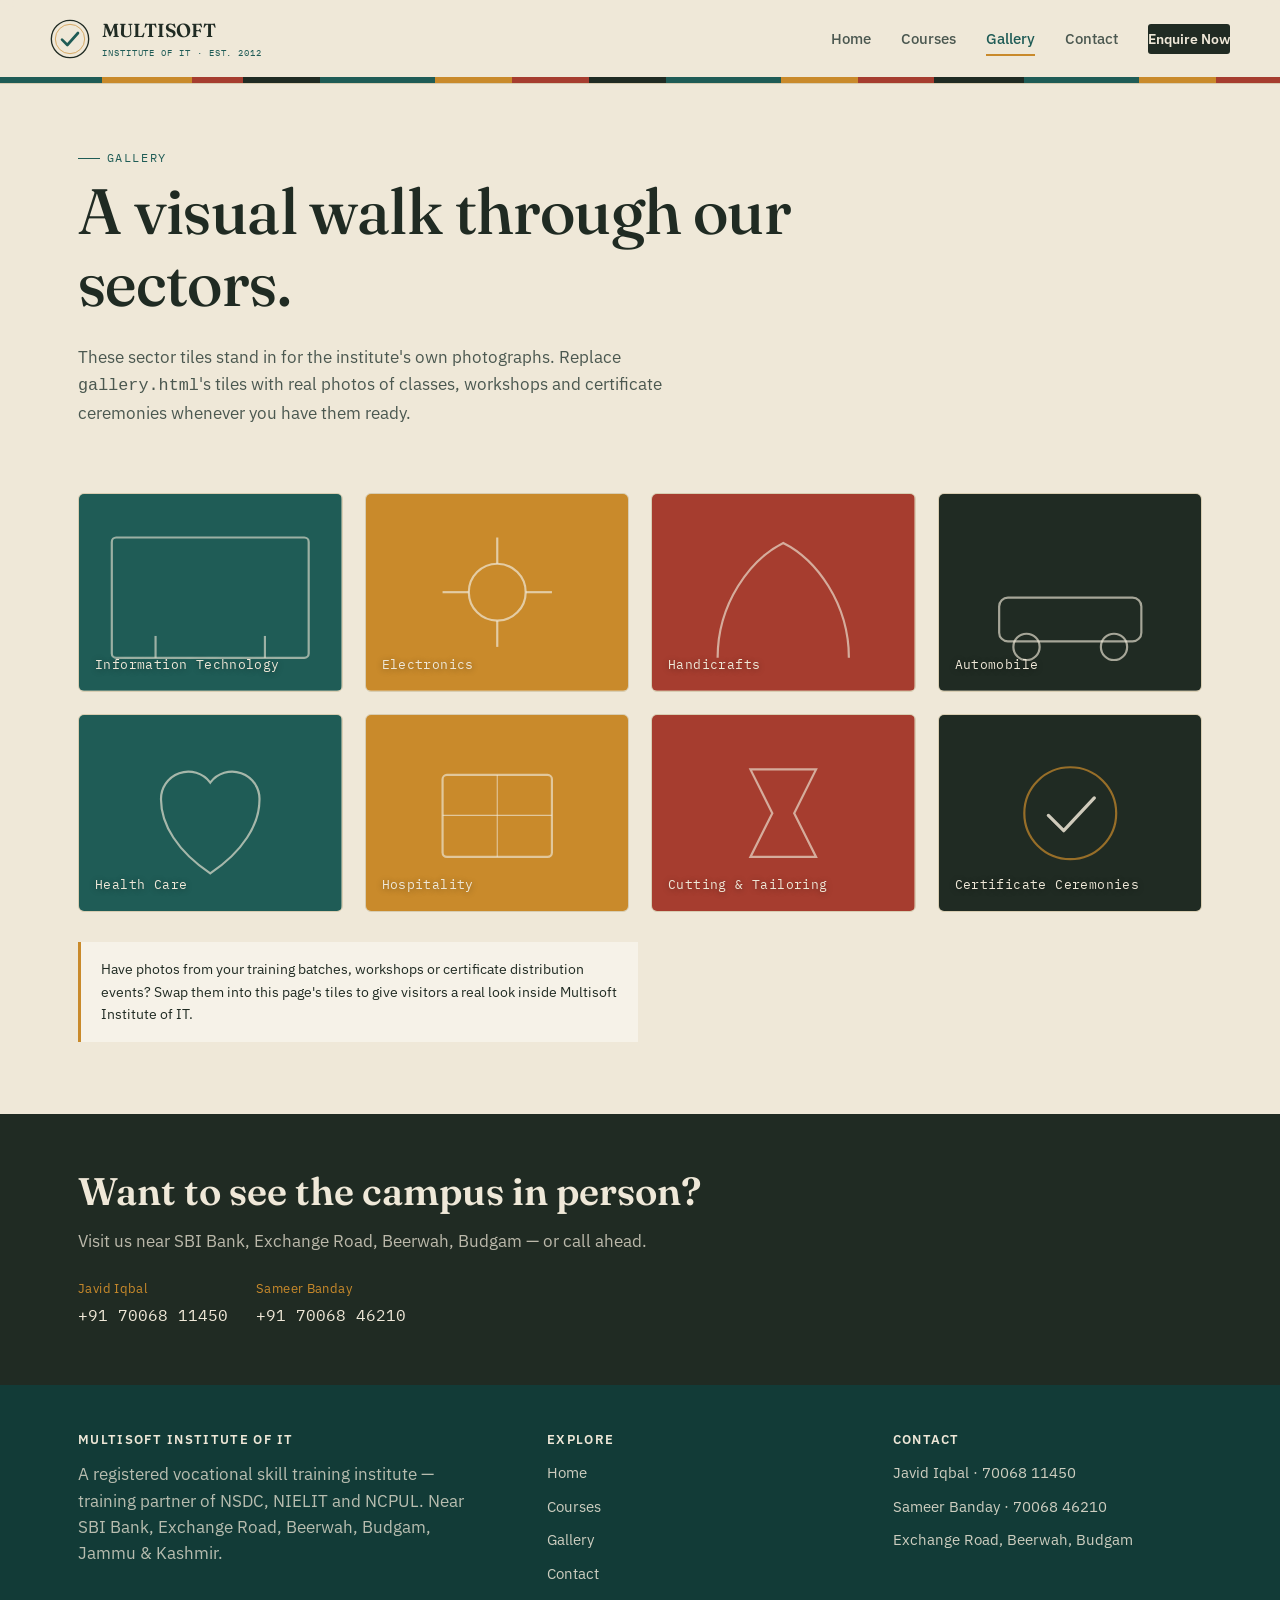
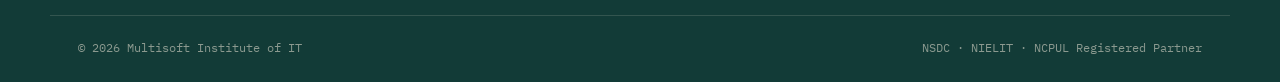
<file: gallery.html>
<!DOCTYPE html>
<html lang="en">
<head>
<meta charset="UTF-8">
<meta name="viewport" content="width=device-width, initial-scale=1.0">
<title>Gallery — Multisoft Institute of IT</title>
<meta name="description" content="A look at the training sectors at Multisoft Institute of IT, Beerwah — IT, Electronics, Handicrafts, Automobile, Health Care, Hospitality and Cutting & Tailoring.">
<link rel="preconnect" href="https://fonts.googleapis.com">
<link href="https://fonts.googleapis.com/css2?family=Fraunces:wght@400;500;600;700&family=IBM+Plex+Sans:wght@400;500;600;700&family=IBM+Plex+Mono:wght@400;500;600&display=swap" rel="stylesheet">
<style>
/* =========================================================
   MULTISOFT INSTITUTE OF IT — design tokens
   Palette:
     --paper   #EFE8D8  parchment base
     --ink     #202B23  deep pine-black
     --teal    #1F5C56  deep teal (thread / trust)
     --saffron #C98A2B  saffron/mustard (accent, heritage)
     --brick   #A63D2F  brick red (secondary accent, used sparingly)
     --line    #D8CDB2  hairline on paper
   Type:
     Display: 'Fraunces' (characterful serif, used with restraint)
     Body:    'IBM Plex Sans'
     Utility: 'IBM Plex Mono' (numbers, certificate/scheme codes)
   Signature: the woven "thread bar" (five sector-colour stripes)
   standing in for the institute's seal — echoed as a stamp mark.
   ========================================================= */

:root{
  --paper: #EFE8D8;
  --paper-2: #E7DFC9;
  --ink: #202B23;
  --ink-soft: #4B5850;
  --teal: #1F5C56;
  --teal-deep: #123B37;
  --saffron: #C98A2B;
  --brick: #A63D2F;
  --line: #D8CDB2;
  --paper-rgb: 239,232,216;

  --font-display: 'Fraunces', 'Georgia', serif;
  --font-body: 'IBM Plex Sans', 'Segoe UI', sans-serif;
  --font-mono: 'IBM Plex Mono', 'Courier New', monospace;

  --max-w: 1180px;
}

*{ box-sizing: border-box; }
html{ scroll-behavior: smooth; }

body{
  margin: 0;
  background: var(--paper);
  color: var(--ink);
  font-family: var(--font-body);
  font-size: 16.5px;
  line-height: 1.6;
  -webkit-font-smoothing: antialiased;
}

img, svg{ display:block; max-width: 100%; }

a{ color: inherit; text-decoration: none; }

.wrap{
  max-width: var(--max-w);
  margin: 0 auto;
  padding: 0 28px;
}

h1,h2,h3,h4{
  font-family: var(--font-display);
  font-weight: 600;
  color: var(--ink);
  line-height: 1.12;
  margin: 0 0 .4em;
}

h1{ font-size: clamp(2.4rem, 5vw, 4rem); font-weight: 500; letter-spacing: -0.01em; }
h2{ font-size: clamp(1.7rem, 3.2vw, 2.4rem); }
h3{ font-size: 1.25rem; }

p{ margin: 0 0 1em; color: var(--ink-soft); max-width: 62ch; }

.eyebrow{
  font-family: var(--font-mono);
  text-transform: uppercase;
  letter-spacing: .14em;
  font-size: .74rem;
  color: var(--teal);
  display: inline-flex;
  align-items: center;
  gap: .55em;
  margin-bottom: 1.1em;
}
.eyebrow::before{
  content:"";
  width: 22px; height: 1px;
  background: var(--teal);
  display:inline-block;
}

/* ---------- thread bar (signature) ---------- */
.thread-bar{
  height: 6px;
  width: 100%;
  background: repeating-linear-gradient(
    90deg,
    var(--teal) 0 8%,
    var(--saffron) 8% 15%,
    var(--brick) 15% 19%,
    var(--ink) 19% 25%,
    var(--teal) 25% 34%,
    var(--saffron) 34% 40%,
    var(--brick) 40% 46%,
    var(--ink) 46% 52%,
    var(--teal) 52% 61%,
    var(--saffron) 61% 67%,
    var(--brick) 67% 73%,
    var(--ink) 73% 80%,
    var(--teal) 80% 89%,
    var(--saffron) 89% 95%,
    var(--brick) 95% 100%
  );
}

/* ---------- header / nav ---------- */
header.site{
  position: sticky; top: 0; z-index: 50;
  background: rgba(var(--paper-rgb), .92);
  backdrop-filter: blur(6px);
  border-bottom: 1px solid var(--line);
}
.nav-row{
  display:flex; align-items:center; justify-content:space-between;
  padding: 16px 0;
  gap: 20px;
}
.brand{
  display:flex; align-items:center; gap:12px;
  font-family: var(--font-display);
  font-size: 1.18rem;
  font-weight: 600;
  color: var(--ink);
  white-space: nowrap;
}
.brand .mark{ width: 40px; height: 40px; flex: none; }
.brand small{
  display:block;
  font-family: var(--font-mono);
  font-weight: 400;
  font-size: .58rem;
  letter-spacing: .1em;
  color: var(--teal);
  text-transform: uppercase;
}
nav.links{ display:flex; gap: 30px; align-items:center; }
nav.links a{
  font-size: .92rem;
  font-weight: 500;
  color: var(--ink-soft);
  position: relative;
  padding: 4px 0;
}
nav.links a:hover, nav.links a.active{ color: var(--teal); }
nav.links a.active::after{
  content:""; position:absolute; left:0; right:0; bottom:-2px;
  height:2px; background: var(--saffron);
}
.nav-cta{
  background: var(--ink);
  color: var(--paper) !important;
  padding: 9px 18px;
  border-radius: 3px;
  font-size: .86rem !important;
  font-weight: 600 !important;
}
.nav-cta:hover{ background: var(--teal); color: var(--paper) !important; }

.menu-btn{ display:none; background:none; border:none; cursor:pointer; }

@media (max-width: 780px){
  nav.links{
    position: fixed; inset: 64px 0 0 0; background: var(--paper);
    flex-direction: column; align-items: flex-start; padding: 24px 28px;
    gap: 22px; transform: translateY(-110%); transition: transform .3s ease;
    border-top: 1px solid var(--line);
  }
  nav.links.open{ transform: translateY(0); }
  .menu-btn{ display:block; }
}

/* ---------- buttons ---------- */
.btn{
  display:inline-flex; align-items:center; gap:.5em;
  padding: 13px 26px;
  border-radius: 3px;
  font-weight: 600;
  font-size: .92rem;
  border: 1px solid transparent;
  cursor: pointer;
}
.btn-primary{ background: var(--teal); color: var(--paper); }
.btn-primary:hover{ background: var(--teal-deep); }
.btn-outline{ border-color: var(--ink); color: var(--ink); }
.btn-outline:hover{ background: var(--ink); color: var(--paper); }

/* ---------- hero ---------- */
.hero{ padding: 72px 0 64px; position: relative; overflow: hidden; }
.hero-grid{
  display:grid; grid-template-columns: 1.15fr .85fr; gap: 56px; align-items:center;
}
@media (max-width: 900px){ .hero-grid{ grid-template-columns: 1fr; } }

.hero-cta-row{ display:flex; gap: 14px; flex-wrap:wrap; margin-top: 28px; }

.seal{
  width: 100%; max-width: 380px; margin-inline: auto;
}

/* ---------- stat strip ---------- */
.stat-strip{
  border-top: 1px solid var(--line);
  border-bottom: 1px solid var(--line);
  padding: 36px 0;
}
.stat-grid{
  display:grid; grid-template-columns: repeat(4,1fr); gap: 24px;
}
@media (max-width: 780px){ .stat-grid{ grid-template-columns: repeat(2,1fr); } }
.stat{ text-align:left; }
.stat .num{
  font-family: var(--font-mono);
  font-size: clamp(1.6rem,3vw,2.3rem);
  color: var(--teal);
  font-weight: 600;
}
.stat .label{
  font-size: .82rem; color: var(--ink-soft); margin-top: 4px; letter-spacing: .02em;
}

/* ---------- section ---------- */
section{ padding: 72px 0; }
.section-head{ max-width: 640px; margin-bottom: 42px; }

/* ---------- partner badges ---------- */
.partners{
  display:flex; flex-wrap:wrap; gap: 14px; margin-top: 10px;
}
.partner-badge{
  border: 1px solid var(--ink);
  padding: 9px 16px;
  border-radius: 999px;
  font-family: var(--font-mono);
  font-size: .78rem;
  letter-spacing: .05em;
  color: var(--ink);
  background: rgba(255,255,255,.35);
}

/* ---------- scheme chips ---------- */
.scheme-grid{
  display:grid; grid-template-columns: repeat(auto-fit,minmax(220px,1fr));
  gap: 16px;
}
.scheme-card{
  border: 1px solid var(--line);
  background: rgba(255,255,255,.4);
  padding: 20px 22px;
  border-radius: 4px;
  border-left: 3px solid var(--saffron);
}
.scheme-card h4{ margin-bottom: 6px; font-family: var(--font-body); font-size: 1rem; font-weight: 700; }
.scheme-card span{ font-family: var(--font-mono); font-size: .72rem; color: var(--teal); }

/* ---------- sector grid ---------- */
.sector-grid{
  display:grid; grid-template-columns: repeat(auto-fit,minmax(230px,1fr));
  gap: 20px;
}
.sector-card{
  background: var(--paper-2);
  border: 1px solid var(--line);
  border-radius: 6px;
  padding: 26px 24px;
  transition: transform .2s ease, box-shadow .2s ease;
}
.sector-card:hover{ transform: translateY(-4px); box-shadow: 0 10px 26px -12px rgba(32,43,35,.35); }
.sector-card .icon{ width: 46px; height:46px; margin-bottom: 16px; }
.sector-card h3{ margin-bottom: 8px; }
.sector-card p{ font-size: .92rem; margin-bottom: 0; }

/* ---------- CTA band ---------- */
.cta-band{
  background: var(--ink);
  color: var(--paper);
  padding: 60px 0;
}
.cta-band h2{ color: var(--paper); }
.cta-band p{ color: rgba(239,232,216,.75); }
.cta-band .call-list{ display:flex; gap: 28px; flex-wrap:wrap; margin-top: 24px; }
.cta-band .call-item{ font-family: var(--font-mono); font-size: 1rem; }
.cta-band .call-item .who{ display:block; font-family: var(--font-body); font-size:.8rem; color: var(--saffron); margin-bottom: 4px; letter-spacing: .03em; }

/* ---------- footer ---------- */
footer.site{
  background: var(--teal-deep);
  color: rgba(239,232,216,.85);
  padding: 48px 0 26px;
}
footer.site a{ color: rgba(239,232,216,.85); }
footer.site a:hover{ color: var(--saffron); }
.footer-grid{
  display:grid; grid-template-columns: 1.4fr 1fr 1fr; gap: 36px;
  padding-bottom: 30px; border-bottom: 1px solid rgba(239,232,216,.15);
}
@media (max-width: 780px){ .footer-grid{ grid-template-columns: 1fr; } }
footer.site h4{ color: var(--paper); font-family: var(--font-body); font-size: .82rem; text-transform: uppercase; letter-spacing: .1em; margin-bottom: 14px; }
footer.site ul{ list-style:none; padding:0; margin:0; display:flex; flex-direction:column; gap:10px; font-size:.92rem; }
.footer-bottom{
  display:flex; justify-content:space-between; flex-wrap:wrap; gap:10px;
  padding-top: 22px; font-size: .78rem; font-family: var(--font-mono); color: rgba(239,232,216,.55);
}

/* ---------- page header (inner pages) ---------- */
.page-hero{ padding: 56px 0 40px; }
.page-hero .eyebrow{ margin-bottom: .6em; }

/* ---------- courses page ---------- */
.course-block{
  border-top: 1px solid var(--line);
  padding: 42px 0;
  display:grid; grid-template-columns: .8fr 2fr; gap: 40px;
}
@media (max-width: 800px){ .course-block{ grid-template-columns: 1fr; gap: 18px; } }
.course-block:last-child{ border-bottom: 1px solid var(--line); }
.course-block .tag{
  font-family: var(--font-mono); font-size: .72rem; color: var(--teal);
  letter-spacing: .08em; text-transform: uppercase;
}
.course-list{ list-style:none; margin:0; padding:0; display:grid; grid-template-columns: repeat(auto-fit,minmax(180px,1fr)); gap: 10px 20px; }
.course-list li{
  font-size: .92rem; color: var(--ink);
  padding: 10px 0 10px 20px;
  border-bottom: 1px dashed var(--line);
  position: relative;
}
.course-list li::before{
  content:"›"; position:absolute; left:0; color: var(--saffron); font-weight:700;
}

/* ---------- gallery ---------- */
.gallery-grid{
  display:grid; grid-template-columns: repeat(auto-fit,minmax(240px,1fr));
  gap: 22px;
}
.gallery-tile{
  border-radius: 6px;
  overflow: hidden;
  border: 1px solid var(--line);
  background: var(--paper-2);
  aspect-ratio: 4/3;
  position: relative;
  display:flex; align-items:flex-end;
}
.gallery-tile .cap{
  position: relative; z-index:2;
  padding: 16px;
  color: var(--paper);
  font-family: var(--font-mono);
  font-size: .82rem;
  letter-spacing: .03em;
  text-shadow: 0 1px 6px rgba(0,0,0,.4);
}
.gallery-tile svg{ position:absolute; inset:0; width:100%; height:100%; }
.gallery-note{
  border-left: 3px solid var(--saffron);
  background: rgba(255,255,255,.4);
  padding: 16px 20px;
  font-size: .88rem;
  margin-top: 30px;
  max-width: 70ch;
}

/* ---------- contact page ---------- */
.contact-grid{
  display:grid; grid-template-columns: 1fr 1fr; gap: 30px;
}
@media (max-width: 800px){ .contact-grid{ grid-template-columns: 1fr; } }
.contact-card{
  background: var(--paper-2);
  border: 1px solid var(--line);
  border-radius: 6px;
  padding: 30px;
}
.contact-card .role{ font-family: var(--font-mono); font-size: .74rem; color: var(--teal); text-transform:uppercase; letter-spacing: .08em; }
.contact-card .name{ font-family: var(--font-display); font-size: 1.5rem; margin: 6px 0 12px; }
.contact-card .phone{
  display:inline-flex; align-items:center; gap:10px;
  font-family: var(--font-mono); font-size: 1.05rem;
  background: var(--ink); color: var(--paper);
  padding: 12px 18px; border-radius: 3px; margin-top: 6px;
}
.contact-card .phone:hover{ background: var(--teal); }

.map-embed{
  border: 1px solid var(--line); border-radius: 6px; overflow:hidden;
  margin-top: 40px;
}
.map-embed iframe{ width:100%; height:380px; border:0; display:block; }

.address-block{
  display:flex; gap:16px; align-items:flex-start;
  margin-top: 28px;
}
.address-block .icon{ width:34px; height:34px; flex:none; margin-top:2px; }

/* reduced motion */
@media (prefers-reduced-motion: reduce){
  html{ scroll-behavior:auto; }
  *{ transition: none !important; }
}

</style>
</head>
<body>

<header class="site">
  <div class="wrap nav-row">
    <a href="index.html" class="brand">
      <svg class="mark" viewBox="0 0 60 60" xmlns="http://www.w3.org/2000/svg">
        <circle cx="30" cy="30" r="28" fill="none" stroke="#202B23" stroke-width="2"/>
        <circle cx="30" cy="30" r="22" fill="none" stroke="#C98A2B" stroke-width="1"/>
        <path d="M18 31 L26 39 L42 21" fill="none" stroke="#1F5C56" stroke-width="4" stroke-linecap="round" stroke-linejoin="round"/>
      </svg>
      <span>MULTISOFT<br><small>Institute of IT · Est. 2012</small></span>
    </a>
    <button class="menu-btn" aria-label="Toggle menu">
      <svg width="26" height="26" viewBox="0 0 24 24" fill="none" stroke="#202B23" stroke-width="2"><line x1="3" y1="6" x2="21" y2="6"/><line x1="3" y1="12" x2="21" y2="12"/><line x1="3" y1="18" x2="21" y2="18"/></svg>
    </button>
    <nav class="links">
      <a href="index.html">Home</a>
      <a href="courses.html">Courses</a>
      <a href="gallery.html" class="active">Gallery</a>
      <a href="contact.html">Contact</a>
      <a href="contact.html" class="nav-cta">Enquire Now</a>
    </nav>
  </div>
  <div class="thread-bar"></div>
</header>

<main>
  <section class="page-hero">
    <div class="wrap">
      <div class="eyebrow">Gallery</div>
      <h1 style="max-width:18ch;">A visual walk through our sectors.</h1>
      <p style="font-size:1.05rem;">These sector tiles stand in for the institute's own photographs. Replace <code>gallery.html</code>'s tiles with real photos of classes, workshops and certificate ceremonies whenever you have them ready.</p>
    </div>
  </section>

  <section style="padding-top:10px;">
    <div class="wrap">
      <div class="gallery-grid">

        <div class="gallery-tile">
          <svg viewBox="0 0 240 180" preserveAspectRatio="xMidYMid slice"><rect width="240" height="180" fill="#1F5C56"/><rect x="30" y="40" width="180" height="110" rx="4" fill="none" stroke="#EFE8D8" stroke-width="2" opacity=".6"/><line x1="70" y1="130" x2="70" y2="150" stroke="#EFE8D8" stroke-width="2" opacity=".6"/><line x1="170" y1="130" x2="170" y2="150" stroke="#EFE8D8" stroke-width="2" opacity=".6"/></svg>
          <div class="cap">Information Technology</div>
        </div>

        <div class="gallery-tile">
          <svg viewBox="0 0 240 180" preserveAspectRatio="xMidYMid slice"><rect width="240" height="180" fill="#C98A2B"/><circle cx="120" cy="90" r="26" fill="none" stroke="#EFE8D8" stroke-width="2" opacity=".7"/><line x1="120" y1="40" x2="120" y2="64" stroke="#EFE8D8" stroke-width="2" opacity=".7"/><line x1="120" y1="116" x2="120" y2="140" stroke="#EFE8D8" stroke-width="2" opacity=".7"/><line x1="70" y1="90" x2="94" y2="90" stroke="#EFE8D8" stroke-width="2" opacity=".7"/><line x1="146" y1="90" x2="170" y2="90" stroke="#EFE8D8" stroke-width="2" opacity=".7"/></svg>
          <div class="cap">Electronics</div>
        </div>

        <div class="gallery-tile">
          <svg viewBox="0 0 240 180" preserveAspectRatio="xMidYMid slice"><rect width="240" height="180" fill="#A63D2F"/><path d="M60 150 C60 100 90 60 120 45 C150 60 180 100 180 150" fill="none" stroke="#EFE8D8" stroke-width="2" opacity=".65"/></svg>
          <div class="cap">Handicrafts</div>
        </div>

        <div class="gallery-tile">
          <svg viewBox="0 0 240 180" preserveAspectRatio="xMidYMid slice"><rect width="240" height="180" fill="#202B23"/><rect x="55" y="95" width="130" height="40" rx="8" fill="none" stroke="#EFE8D8" stroke-width="2" opacity=".65"/><circle cx="80" cy="140" r="12" fill="none" stroke="#EFE8D8" stroke-width="2" opacity=".65"/><circle cx="160" cy="140" r="12" fill="none" stroke="#EFE8D8" stroke-width="2" opacity=".65"/></svg>
          <div class="cap">Automobile</div>
        </div>

        <div class="gallery-tile">
          <svg viewBox="0 0 240 180" preserveAspectRatio="xMidYMid slice"><rect width="240" height="180" fill="#1F5C56"/><path d="M120 145 C90 125 75 100 75 78 A25 25 0 0 1 120 62 A25 25 0 0 1 165 78 C165 100 150 125 120 145 Z" fill="none" stroke="#EFE8D8" stroke-width="2" opacity=".65"/></svg>
          <div class="cap">Health Care</div>
        </div>

        <div class="gallery-tile">
          <svg viewBox="0 0 240 180" preserveAspectRatio="xMidYMid slice"><rect width="240" height="180" fill="#C98A2B"/><rect x="70" y="55" width="100" height="75" rx="4" fill="none" stroke="#EFE8D8" stroke-width="2" opacity=".65"/><line x1="70" y1="92" x2="170" y2="92" stroke="#EFE8D8" stroke-width="1" opacity=".65"/><line x1="120" y1="55" x2="120" y2="130" stroke="#EFE8D8" stroke-width="1" opacity=".65"/></svg>
          <div class="cap">Hospitality</div>
        </div>

        <div class="gallery-tile">
          <svg viewBox="0 0 240 180" preserveAspectRatio="xMidYMid slice"><rect width="240" height="180" fill="#A63D2F"/><path d="M90 50 L150 50 L130 90 L150 130 L90 130 L110 90 Z" fill="none" stroke="#EFE8D8" stroke-width="2" opacity=".65"/></svg>
          <div class="cap">Cutting &amp; Tailoring</div>
        </div>

        <div class="gallery-tile">
          <svg viewBox="0 0 240 180" preserveAspectRatio="xMidYMid slice"><rect width="240" height="180" fill="#202B23"/><circle cx="120" cy="90" r="42" fill="none" stroke="#C98A2B" stroke-width="2" opacity=".7"/><path d="M100 92 L114 106 L142 76" fill="none" stroke="#EFE8D8" stroke-width="3" stroke-linecap="round" stroke-linejoin="round" opacity=".85"/></svg>
          <div class="cap">Certificate Ceremonies</div>
        </div>

      </div>

      <div class="gallery-note">
        Have photos from your training batches, workshops or certificate distribution events? Swap them into this page's tiles to give visitors a real look inside Multisoft Institute of IT.
      </div>
    </div>
  </section>

  <section class="cta-band" style="padding:56px 0;">
    <div class="wrap">
      <h2>Want to see the campus in person?</h2>
      <p>Visit us near SBI Bank, Exchange Road, Beerwah, Budgam — or call ahead.</p>
      <div class="call-list">
        <div class="call-item"><span class="who">Javid Iqbal</span><a href="tel:+917006811450">+91 70068 11450</a></div>
        <div class="call-item"><span class="who">Sameer Banday</span><a href="tel:+917006846210">+91 70068 46210</a></div>
      </div>
    </div>
  </section>
</main>

<footer class="site">
  <div class="wrap footer-grid">
    <div>
      <h4>Multisoft Institute of IT</h4>
      <p style="color:rgba(239,232,216,.75); max-width:40ch;">A registered vocational skill training institute — training partner of NSDC, NIELIT and NCPUL. Near SBI Bank, Exchange Road, Beerwah, Budgam, Jammu &amp; Kashmir.</p>
    </div>
    <div>
      <h4>Explore</h4>
      <ul>
        <li><a href="index.html">Home</a></li>
        <li><a href="courses.html">Courses</a></li>
        <li><a href="gallery.html">Gallery</a></li>
        <li><a href="contact.html">Contact</a></li>
      </ul>
    </div>
    <div>
      <h4>Contact</h4>
      <ul>
        <li><a href="tel:+917006811450">Javid Iqbal · 70068 11450</a></li>
        <li><a href="tel:+917006846210">Sameer Banday · 70068 46210</a></li>
        <li>Exchange Road, Beerwah, Budgam</li>
      </ul>
    </div>
  </div>
  <div class="wrap footer-bottom">
    <span>&copy; <span id="year"></span> Multisoft Institute of IT</span>
    <span>NSDC &middot; NIELIT &middot; NCPUL Registered Partner</span>
  </div>
</footer>

<script>
document.addEventListener('DOMContentLoaded', function () {
  var btn = document.querySelector('.menu-btn');
  var nav = document.querySelector('nav.links');
  if (btn && nav) {
    btn.addEventListener('click', function () {
      nav.classList.toggle('open');
    });
    nav.querySelectorAll('a').forEach(function (a) {
      a.addEventListener('click', function () { nav.classList.remove('open'); });
    });
  }
  var yearEl = document.getElementById('year');
  if (yearEl) yearEl.textContent = new Date().getFullYear();
});

</script>
</body>
</html>
</file>
